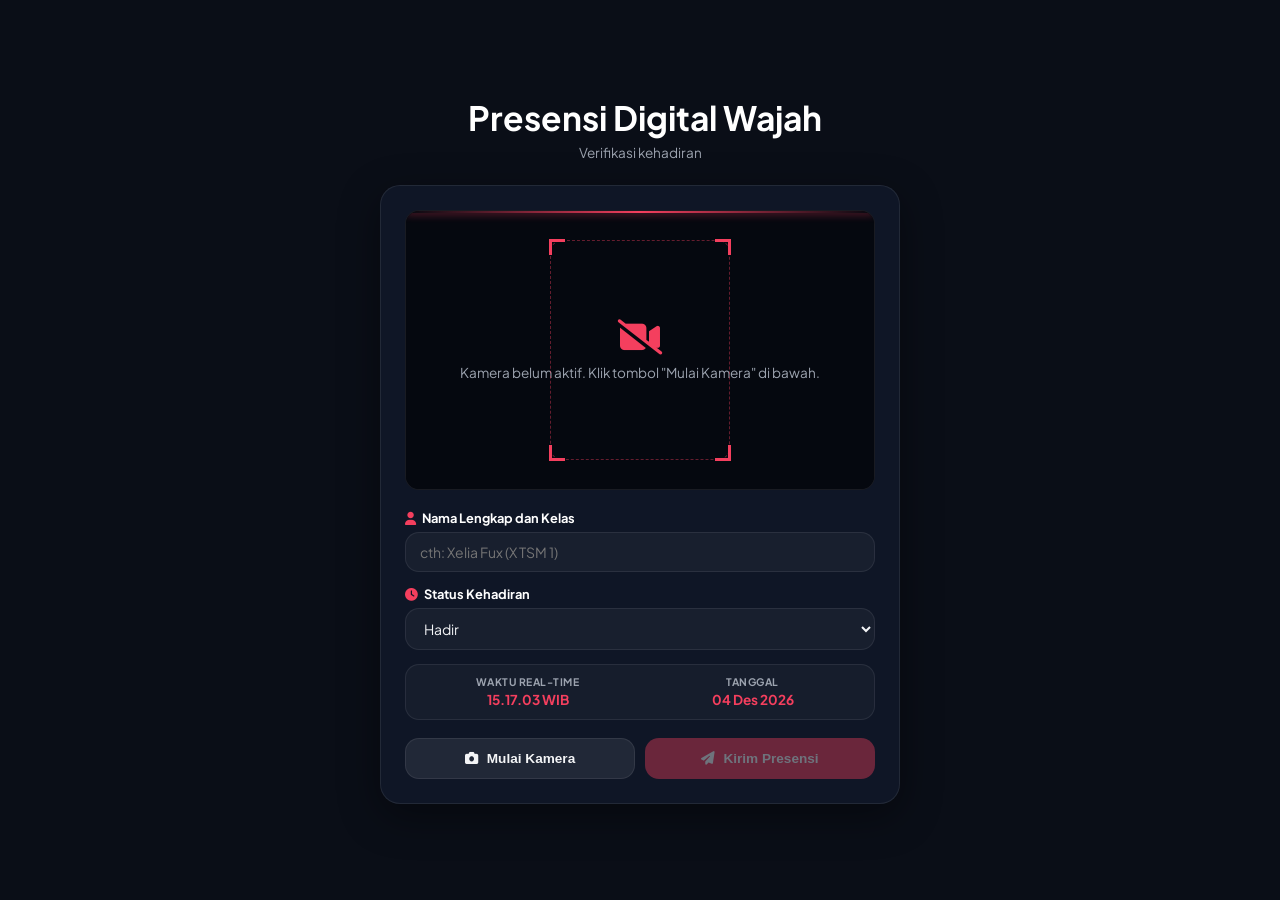
<file: index.html>
<!DOCTYPE html>
<html lang="id" data-theme="dark">
<head>
  <meta charset="UTF-8">
  <meta name="viewport" content="width=device-width, initial-scale=1.0">
  <title>Sistem Presensi Wajah - BimtolProject</title>
  <!-- Fonts & Icons -->
  <link rel="preconnect" href="https://fonts.googleapis.com">
  <link rel="preconnect" href="https://fonts.gstatic.com" crossorigin>
  <link href="https://fonts.googleapis.com/css2?family=Plus+Jakarta+Sans:wght@400;600;700;800&display=swap" rel="stylesheet">
  <link rel="stylesheet" href="https://cdnjs.cloudflare.com/ajax/libs/font-awesome/6.4.0/css/all.min.css">
  <link rel="stylesheet" href="style.css">
</head>
<body>

  <div class="absensi-container">
    <!-- Header -->
    <header class="absensi-header">
      <div class="header-title">
        <i class="fa-solid fa-camera-viewfinder text-rose"></i>
        <h2>Presensi Digital Wajah</h2>
      </div>
      <p class="header-desc">Verifikasi kehadiran</p>
    </header>

    <!-- Main Card -->
    <div class="absensi-card">
      <!-- Camera Preview Box -->
      <div class="camera-wrapper">
        <video id="videoElement" autoplay playsinline muted></video>
        <canvas id="photoCanvas" style="display: none;"></canvas>
        <div class="scan-overlay">
          <div class="face-frame">
            <span class="corner top-left"></span>
            <span class="corner top-right"></span>
            <span class="corner bottom-left"></span>
            <span class="corner bottom-right"></span>
          </div>
          <div class="scan-line"></div>
        </div>
        <div id="cameraPlaceholder" class="camera-placeholder">
          <i class="fa-solid fa-video-slash"></i>
          <p>Kamera belum aktif. Klik tombol "Mulai Kamera" di bawah.</p>
        </div>
      </div>

      <!-- User Form -->
      <form id="attendanceForm" class="attendance-form" onsubmit="submitAttendance(event)">
        <div class="form-group">
          <label for="userName"><i class="fa-solid fa-user"></i> Nama Lengkap dan Kelas</label>
          <input type="text" id="userName" placeholder="cth: Xelia Fux (X TSM 1)" required autocomplete="off">
        </div>

        <div class="form-group">
          <label for="userActivity"><i class="fa-solid fa-clock"></i> Status Kehadiran</label>
          <select id="userActivity" required>
            <option value="Hadir Tepat Waktu">Hadir</option>
            <option value="Hadir Bertugas / Piket">Terlambat</option>
            <option value="Izin / Dispensasi">Izin / Dispensasi</option>
          </select>
        </div>

        <!-- Realtime Clock Display -->
        <div class="live-clock-card">
          <div class="clock-item">
            <span class="clock-label">WAKTU REAL-TIME</span>
            <span id="liveTime" class="clock-value">--:--:-- WIB</span>
          </div>
          <div class="clock-item">
            <span class="clock-label">TANGGAL</span>
            <span id="liveDate" class="clock-value">-- / -- / ----</span>
          </div>
        </div>

        <!-- Action Controls -->
        <div class="button-group">
          <button type="button" id="btnStartCamera" class="btn btn-secondary" onclick="startCamera()">
            <i class="fa-solid fa-camera"></i> Mulai Kamera
          </button>
          <button type="submit" id="btnSubmit" class="btn btn-primary" disabled>
            <i class="fa-solid fa-paper-plane"></i> Kirim Presensi
          </button>
        </div>
      </form>

      <!-- Feedback Status Alert -->
      <div id="statusAlert" class="status-alert hidden">
        <i id="statusIcon" class="fa-solid fa-spinner fa-spin"></i>
        <span id="statusMessage">Memproses data...</span>
      </div>
    </div>
  </div>

  <script src="script.js"></script>
</body>
</html>
</file>
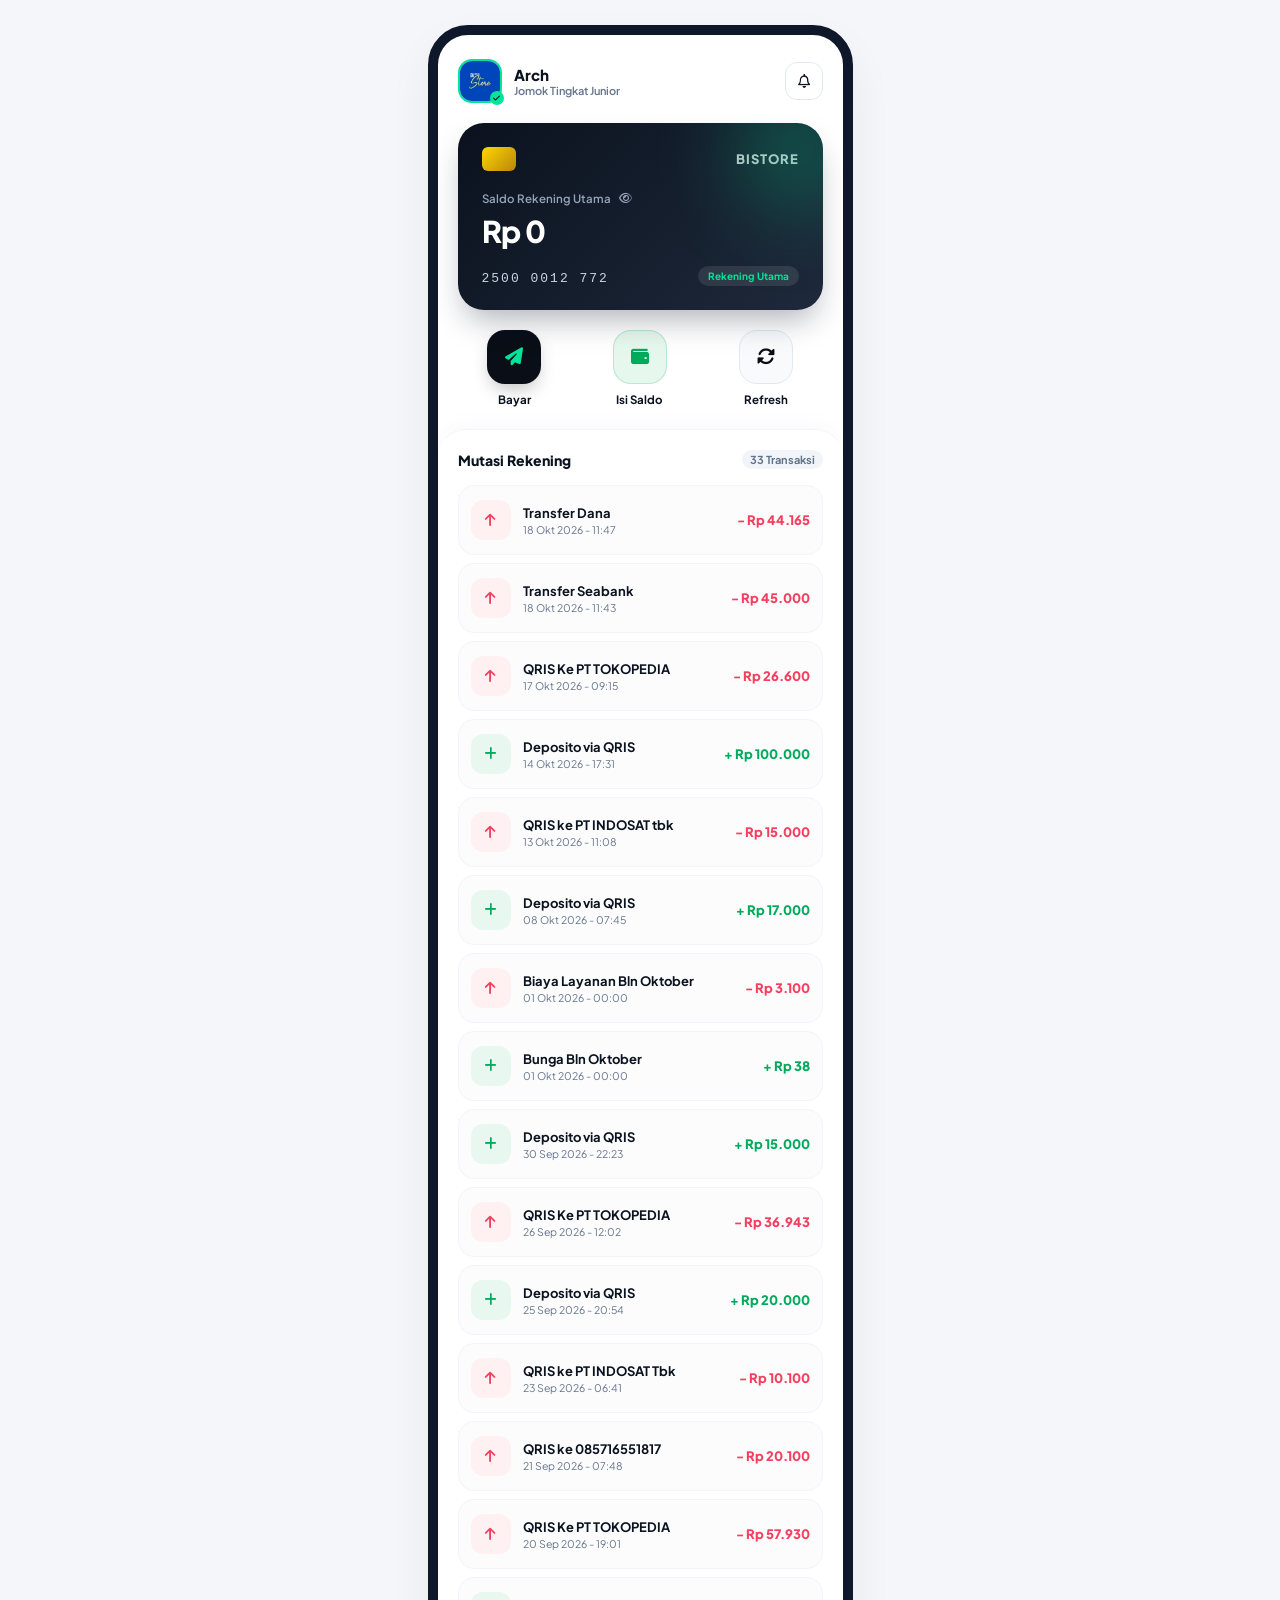
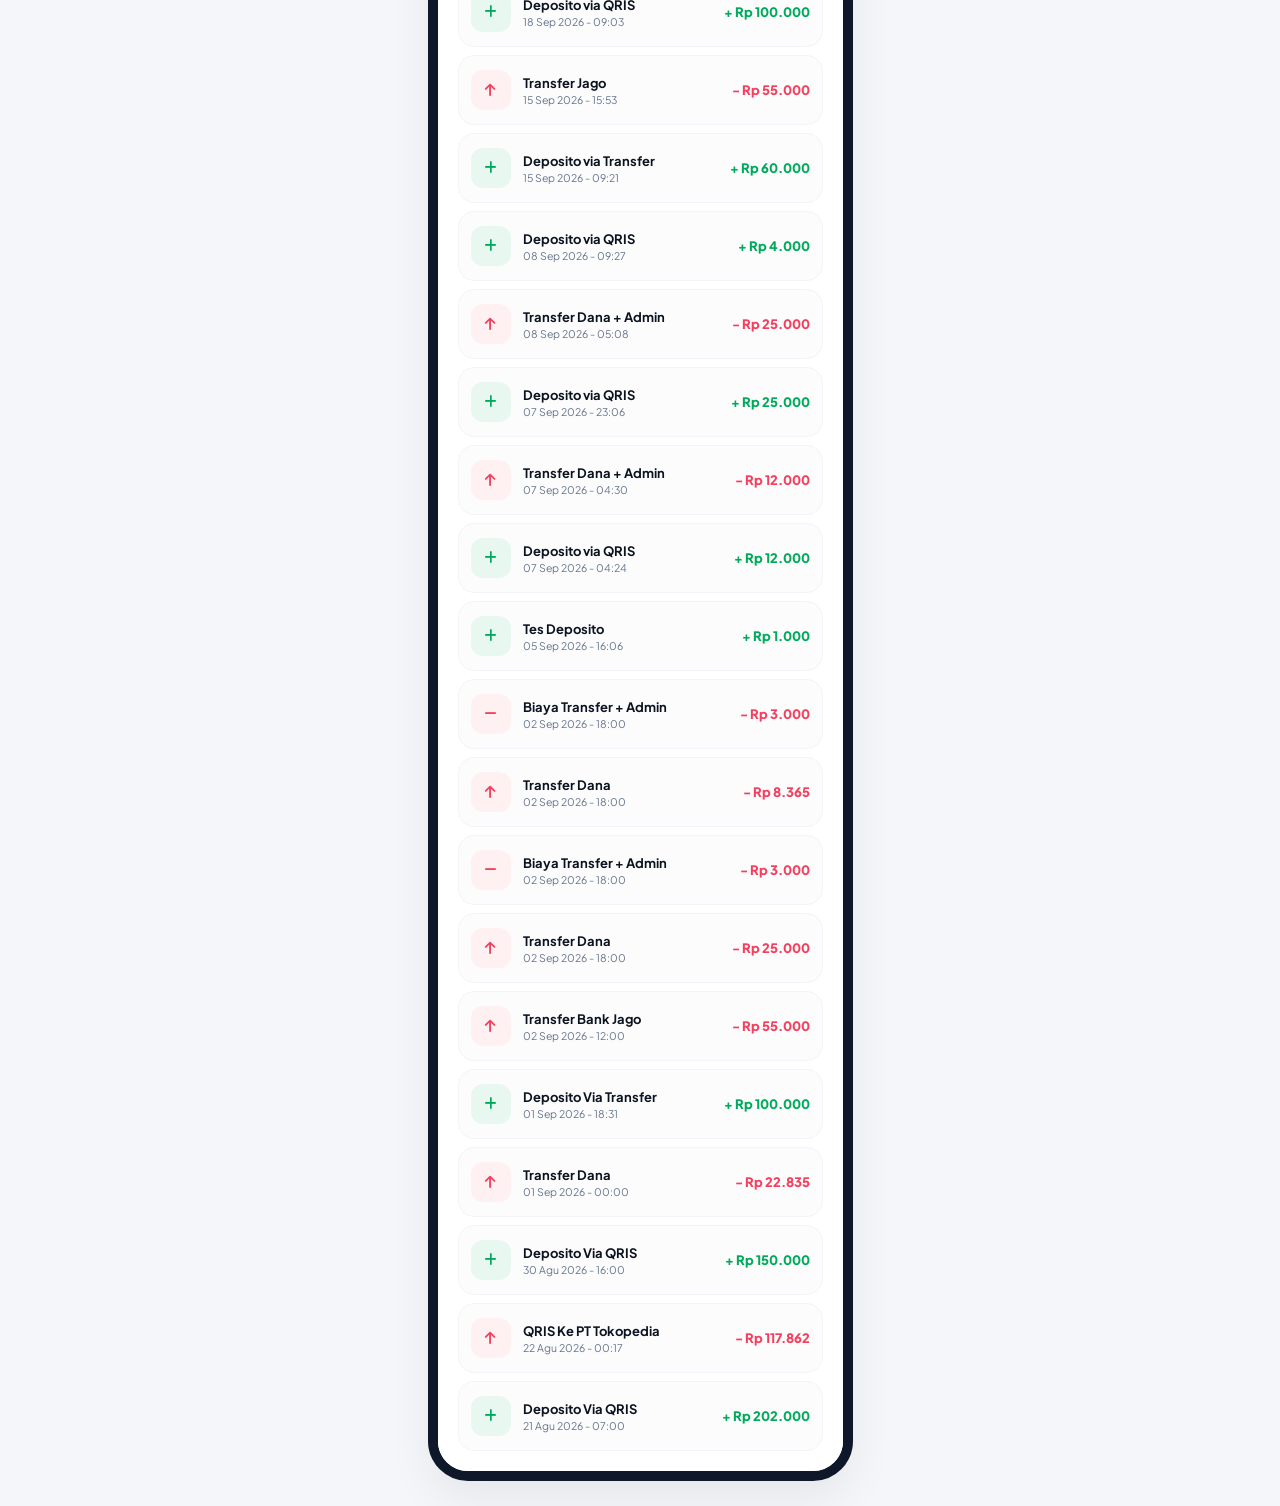
<file: archi-deposito/index.html>
<!DOCTYPE html>
<html lang="id">
<head>
    <meta charset="UTF-8">
    <meta name="viewport" content="width=device-width, initial-scale=1.0">
    <title>Archi Deposito - BISTORE</title>
    <link href="https://fonts.googleapis.com/css2?family=Plus+Jakarta+Sans:wght@400;500;600;700;800&display=swap" rel="stylesheet">
    <link rel="stylesheet" href="https://cdnjs.cloudflare.com/ajax/libs/font-awesome/6.4.0/css/all.min.css">
    <style>
        :root {
            --brand-dark: #090e17;
            --brand-card: #111927;
            --accent-green: #00e599;
            --accent-glow: rgba(0, 229, 153, 0.25);
            --bg-body: #f4f6f9;
            --surface: #ffffff;
            --text-main: #0b1320;
            --text-muted: #64748b;
            --border: #e2e8f0;
            --red: #f43f5e;
        }

        * {
            box-sizing: border-box;
            margin: 0;
            padding: 0;
            font-family: 'Plus Jakarta Sans', sans-serif;
            -webkit-tap-highlight-color: transparent;
        }

        body {
            background-color: var(--bg-body);
            display: flex;
            justify-content: center;
            min-height: 100vh;
        }

        .phone-container {
            width: 100%;
            max-width: 425px;
            background-color: var(--surface);
            min-height: 100vh;
            display: flex;
            flex-direction: column;
            position: relative;
            box-shadow: 0 20px 45px rgba(0,0,0,0.06);
        }

        @media (min-width: 440px) {
            body { padding: 25px 0; }
            .phone-container {
                min-height: 870px;
                border-radius: 40px;
                border: 10px solid #0f172a;
                overflow: hidden;
            }
        }

        /* HEADER */
        .app-bar {
            padding: 24px 20px 16px;
            display: flex;
            align-items: center;
            justify-content: space-between;
        }
        .user-profile { display: flex; align-items: center; gap: 12px; }
        .avatar-wrap {
            position: relative;
            width: 44px;
            height: 44px;
        }
        .avatar {
            width: 100%;
            height: 100%;
            border-radius: 14px;
            object-fit: cover;
            border: 2px solid var(--accent-green);
        }
        .badge-verified {
            position: absolute;
            bottom: -2px;
            right: -2px;
            background: var(--accent-green);
            color: var(--brand-dark);
            width: 14px;
            height: 14px;
            border-radius: 50%;
            font-size: 8px;
            display: flex;
            align-items: center;
            justify-content: center;
        }
        .user-info h2 { font-size: 15px; font-weight: 800; color: var(--text-main); }
        .user-info p { font-size: 11px; color: var(--text-muted); font-weight: 600; }

        .btn-bell {
            width: 38px;
            height: 38px;
            border-radius: 12px;
            border: 1px solid var(--border);
            background: white;
            display: flex;
            align-items: center;
            justify-content: center;
            color: var(--text-main);
            font-size: 14px;
            cursor: pointer;
        }

        /* VIRTUAL CARD */
        .card-wrapper {
            padding: 4px 20px 20px;
        }
        .digital-card {
            background: linear-gradient(135deg, #0b121e 0%, #1e293b 100%);
            border-radius: 26px;
            padding: 24px;
            color: white;
            position: relative;
            overflow: hidden;
            box-shadow: 0 16px 32px -8px rgba(15, 23, 42, 0.35);
        }
        .digital-card::after {
            content: '';
            position: absolute;
            top: -40px;
            right: -40px;
            width: 130px;
            height: 130px;
            background: var(--accent-glow);
            filter: blur(40px);
            border-radius: 50%;
        }
        .card-top {
            display: flex;
            justify-content: space-between;
            align-items: center;
            margin-bottom: 20px;
        }
        .card-chip {
            width: 34px;
            height: 24px;
            background: linear-gradient(135deg, #ffd700, #b8860b);
            border-radius: 6px;
        }
        .card-brand {
            font-weight: 800;
            font-size: 13px;
            letter-spacing: 1px;
            color: rgba(255,255,255,0.75);
        }
        .balance-label {
            font-size: 11.5px;
            color: #94a3b8;
            font-weight: 600;
            display: flex;
            align-items: center;
            gap: 8px;
        }
        .balance-label i { cursor: pointer; }
        .balance-val {
            font-size: 30px;
            font-weight: 800;
            margin: 6px 0 16px;
            letter-spacing: -0.5px;
        }
        .card-bottom {
            display: flex;
            justify-content: space-between;
            align-items: flex-end;
        }
        .account-number {
            font-family: monospace;
            font-size: 13px;
            letter-spacing: 2px;
            color: #cbd5e1;
        }
        .pocket-name-badge {
            background: rgba(255,255,255,0.1);
            backdrop-filter: blur(10px);
            font-size: 10px;
            font-weight: 700;
            padding: 4px 10px;
            border-radius: 20px;
            color: var(--accent-green);
        }

        /* ACTIONS HUB */
        .actions-hub {
            display: flex;
            justify-content: space-around;
            padding: 0 20px 22px;
            gap: 12px;
        }
        .action-circle-btn {
            display: flex;
            flex-direction: column;
            align-items: center;
            gap: 8px;
            background: transparent;
            border: none;
            cursor: pointer;
        }
        .action-circle-btn .icon-box {
            width: 54px;
            height: 54px;
            border-radius: 18px;
            background: #f8fafc;
            border: 1px solid var(--border);
            display: flex;
            align-items: center;
            justify-content: center;
            color: var(--brand-dark);
            font-size: 18px;
            transition: 0.2s;
        }
        .action-circle-btn:active .icon-box {
            transform: scale(0.92);
            background: #e2e8f0;
        }
        .action-circle-btn.pay .icon-box {
            background: var(--brand-dark);
            color: var(--accent-green);
            border: none;
            box-shadow: 0 8px 18px -4px rgba(0,0,0,0.25);
        }
        .action-circle-btn.topup .icon-box {
            background: #e6f7ed;
            color: #00aa5b;
            border: 1px solid rgba(0, 170, 91, 0.2);
        }
        .action-circle-btn span {
            font-size: 11.5px;
            font-weight: 700;
            color: var(--text-main);
        }

        /* TRANSAKSI CONTAINER */
        .transactions-section {
            flex: 1;
            background: #ffffff;
            border-top: 1px solid #f1f5f9;
            padding: 20px;
            border-radius: 28px 28px 0 0;
            box-shadow: 0 -8px 20px rgba(0,0,0,0.02);
        }
        .tx-header {
            display: flex;
            justify-content: space-between;
            align-items: center;
            margin-bottom: 16px;
        }
        .tx-header h3 { font-size: 14px; font-weight: 800; color: var(--text-main); }
        .tx-count {
            font-size: 11px;
            font-weight: 700;
            color: var(--text-muted);
            background: #f1f5f9;
            padding: 3px 8px;
            border-radius: 10px;
        }
        .transaction-list {
            display: flex;
            flex-direction: column;
            gap: 8px;
        }
        .transaction-card {
            display: flex;
            align-items: center;
            justify-content: space-between;
            padding: 14px 12px;
            border-radius: 16px;
            background: #fcfcfd;
            border: 1px solid #f1f5f9;
        }
        .tx-left { display: flex; align-items: center; gap: 12px; }
        .tx-icon-box {
            width: 40px;
            height: 40px;
            border-radius: 12px;
            display: flex;
            align-items: center;
            justify-content: center;
            font-size: 14px;
        }
        .tx-icon-box.in { background: #e8f8f0; color: #00aa5b; }
        .tx-icon-box.out { background: #fff1f2; color: var(--red); }
        .tx-info h4 { font-size: 13px; font-weight: 700; color: var(--text-main); }
        .tx-info p { font-size: 10.5px; color: var(--text-muted); margin-top: 2px; }
        .tx-amount { font-size: 13px; font-weight: 800; text-align: right; }

        /* MODAL SHARED */
        .modal {
            position: fixed;
            inset: 0;
            background: rgba(9, 14, 23, 0.65);
            backdrop-filter: blur(8px);
            display: flex;
            justify-content: center;
            align-items: flex-end;
            z-index: 100;
            opacity: 0;
            pointer-events: none;
            transition: 0.3s;
        }
        .modal.active { opacity: 1; pointer-events: auto; }
        .modal-content {
            background: white;
            width: 100%;
            border-radius: 30px 30px 0 0;
            padding: 24px 22px 35px;
            transform: translateY(100%);
            transition: transform 0.35s cubic-bezier(0.16, 1, 0.3, 1);
            max-height: 88vh;
            overflow-y: auto;
        }
        .modal.active .modal-content { transform: translateY(0); }
        .modal-handle {
            width: 42px;
            height: 4px;
            background: #cbd5e1;
            border-radius: 10px;
            margin: 0 auto 20px;
        }

        .pay-methods-grid {
            display: grid;
            grid-template-columns: repeat(3, 1fr);
            gap: 8px;
            margin: 12px 0 16px;
        }
        .pay-method-card {
            border: 1.5px solid var(--border);
            border-radius: 14px;
            padding: 10px 4px;
            text-align: center;
            cursor: pointer;
            transition: 0.2s;
            background: #f8fafc;
        }
        .pay-method-card.active {
            border-color: var(--text-main);
            background: var(--brand-dark);
            color: var(--accent-green);
        }
        .pay-method-card i { font-size: 16px; margin-bottom: 4px; display: block; }
        .pay-method-card span { font-size: 10.5px; font-weight: 700; }

        .form-label {
            font-size: 11px;
            font-weight: 700;
            color: var(--text-muted);
            text-transform: uppercase;
            letter-spacing: 0.5px;
            display: block;
            margin-bottom: 6px;
        }
        .form-control {
            width: 100%;
            padding: 13px 14px;
            border: 1.5px solid var(--border);
            border-radius: 14px;
            font-size: 13.5px;
            margin-bottom: 12px;
            outline: none;
        }
        .form-control:focus { border-color: var(--brand-dark); }
        
        .upload-zone {
            border: 2px dashed #cbd5e1;
            border-radius: 14px;
            padding: 16px;
            text-align: center;
            cursor: pointer;
            background: #f8fafc;
            margin-bottom: 12px;
        }
        .upload-preview {
            max-height: 130px;
            margin-top: 8px;
            border-radius: 8px;
            display: none;
        }

        .submit-btn {
            width: 100%;
            background: var(--brand-dark);
            color: white;
            border: none;
            padding: 15px;
            border-radius: 14px;
            font-size: 14px;
            font-weight: 700;
            cursor: pointer;
            transition: 0.2s;
        }
        .submit-btn:disabled { background: #94a3b8; cursor: not-allowed; }
        .submit-btn:active:not(:disabled) { transform: scale(0.98); }

        /* KOTAK INFORMASI REKENING TOKO DI ISI SALDO */
        .merchant-dest-box {
            background: #f8fafc;
            border: 1.5px solid #e2e8f0;
            border-radius: 16px;
            padding: 14px;
            margin-bottom: 14px;
            text-align: center;
        }
        .merchant-dest-title {
            font-size: 11px;
            font-weight: 700;
            color: var(--text-muted);
            text-transform: uppercase;
        }
        .merchant-dest-value {
            font-size: 18px;
            font-weight: 800;
            color: var(--brand-dark);
            margin: 6px 0;
            letter-spacing: 0.5px;
        }
        .merchant-qris-img {
            max-width: 180px;
            width: 100%;
            display: block;
            margin: 10px auto;
            border-radius: 12px;
            border: 3px solid white;
            box-shadow: 0 4px 12px rgba(0,0,0,0.08);
        }
        .btn-copy-mini {
            background: #e2e8f0;
            border: none;
            padding: 5px 12px;
            border-radius: 8px;
            font-size: 11px;
            font-weight: 700;
            color: var(--text-main);
            cursor: pointer;
        }
    </style>
</head>
<body>

    <div class="phone-container">
        <!-- HEADER -->
        <div class="app-bar">
            <div class="user-profile">
                <div class="avatar-wrap">
                    <img src="ava.png" alt="Avatar" class="avatar" onerror="this.src='https://via.placeholder.com/150'">
                    <div class="badge-verified"><i class="fa-solid fa-check"></i></div>
                </div>
                <div class="user-info">
                    <h2 id="userName">Memuat...</h2>
                    <p id="userTier">Verified Account</p>
                </div>
            </div>
            <div class="btn-bell" onclick="alert('Tidak ada pemberitahuan baru.')">
                <i class="fa-regular fa-bell"></i>
            </div>
        </div>

        <!-- VIRTUAL CARD (HANYA REKENING UTAMA) -->
        <div class="card-wrapper">
            <div class="digital-card">
                <div class="card-top">
                    <div class="card-chip"></div>
                    <div class="card-brand">BISTORE</div>
                </div>
                <div class="balance-label">
                    <span>Saldo Rekening Utama</span>
                    <i class="fa-regular fa-eye" id="toggleEye" onclick="toggleBalanceVisibility()"></i>
                </div>
                <div class="balance-val" id="mainBalance">Rp 0</div>
                <div class="card-bottom">
                    <div class="account-number" id="accNumber">•••• •••• ••••</div>
                    <div class="pocket-name-badge" id="pocketName">Kantong Utama</div>
                </div>
            </div>
        </div>

        <!-- ACTIONS HUB -->
        <div class="actions-hub">
            <button class="action-circle-btn pay" onclick="openPayModal()">
                <div class="icon-box"><i class="fa-solid fa-paper-plane"></i></div>
                <span>Bayar</span>
            </button>
            <button class="action-circle-btn topup" onclick="openTopUpModal()">
                <div class="icon-box"><i class="fa-solid fa-wallet"></i></div>
                <span>Isi Saldo</span>
            </button>
            <button class="action-circle-btn" onclick="location.reload()">
                <div class="icon-box"><i class="fa-solid fa-rotate"></i></div>
                <span>Refresh</span>
            </button>
        </div>

        <!-- MUTASI SECTION -->
        <div class="transactions-section">
            <div class="tx-header">
                <h3>Mutasi Rekening</h3>
                <span class="tx-count" id="txCount">0 Transaksi</span>
            </div>
            <div class="transaction-list" id="txContainer"></div>
        </div>

        <!-- ================= MODAL BAYAR ================= -->
        <div class="modal" id="payModal" onclick="if(event.target===this) closeModals()">
            <div class="modal-content">
                <div class="modal-handle"></div>
                <h3 style="font-size: 16px; font-weight: 800; margin-bottom: 4px;">Transfer & Bayar</h3>
                <p style="font-size: 12px; color: var(--text-muted); margin-bottom: 14px;">Jam Kerja 06:00 WIB s.d 18.00 WIB</p>

                <label class="form-label">Pilih Tujuan</label>
                <div class="pay-methods-grid">
                    <div class="pay-method-card active" onclick="setPayMethod('dana', this)"><i class="fa-solid fa-wallet"></i><span>DANA</span></div>
                    <div class="pay-method-card" onclick="setPayMethod('gopay', this)"><i class="fa-solid fa-money-bill-transfer"></i><span>GoPay</span></div>
                    <div class="pay-method-card" onclick="setPayMethod('ovo', this)"><i class="fa-solid fa-mobile-screen"></i><span>OVO</span></div>
                    <div class="pay-method-card" onclick="setPayMethod('spay', this)"><i class="fa-solid fa-bag-shopping"></i><span>ShopeePay</span></div>
                    <div class="pay-method-card" onclick="setPayMethod('bri', this)"><i class="fa-solid fa-building-columns"></i><span>BRI</span></div>
                    <div class="pay-method-card" onclick="setPayMethod('bca', this)"><i class="fa-solid fa-landmark"></i><span>BCA</span></div>
                    <div class="pay-method-card" onclick="setPayMethod('jago', this)"><i class="fa-solid fa-vault"></i><span>Jago</span></div>
                    <div class="pay-method-card" onclick="setPayMethod('seabank', this)"><i class="fa-solid fa-piggy-bank"></i><span>SeaBank</span></div>
                    <div class="pay-method-card" onclick="setPayMethod('qris', this)"><i class="fa-solid fa-qrcode"></i><span>QRIS</span></div>
                </div>

                <form id="payForm" onsubmit="handlePaySubmit(event)">
                    <div id="payTargetRekWrapper">
                        <label class="form-label" id="payLabelRek">Nomor Rekening / No. HP</label>
                        <input type="text" id="payTargetRek" class="form-control" placeholder="Contoh: 08123456789" required>
                    </div>

                    <div id="payUploadQrisWrapper" style="display: none;">
                        <label class="form-label">Upload QRIS Penerima</label>
                        <div class="upload-zone" onclick="document.getElementById('payFileQris').click()">
                            <i class="fa-solid fa-cloud-arrow-up" style="font-size: 20px; color: var(--text-muted); margin-bottom: 4px;"></i>
                            <div style="font-size: 11.5px; font-weight: 600;">klik untuk meng-upload barcode QRIS</div>
                            <input type="file" id="payFileQris" accept="image/*" style="display: none;" onchange="handlePayQrisPreview(event)">
                            <img id="payImgQrisPreview" class="upload-preview" alt="QRIS">
                        </div>
                    </div>

                    <label class="form-label">Nama Pemilik / Merchant</label>
                    <input type="text" id="payTargetOwner" class="form-control" placeholder="Nama lengkap penerima" required>

                    <label class="form-label">Nominal Bayar (Rp)</label>
                    <input type="number" id="payTargetAmount" class="form-control" placeholder="Minimal Rp1.000" min="1000" required>

                    <button type="submit" id="btnSubmitPay" class="submit-btn">Konfirmasi & Bayar</button>
                </form>
            </div>
        </div>

        <!-- ================= MODAL ISI SALDO (TOP UP) ================= -->
        <div class="modal" id="topupModal" onclick="if(event.target===this) closeModals()">
            <div class="modal-content">
                <div class="modal-handle"></div>
                <h3 style="font-size: 16px; font-weight: 800; margin-bottom: 4px;">Isi Saldo Rekening</h3>
                <p style="font-size: 12px; color: var(--text-muted); margin-bottom: 14px;">Jam Kerja 08:00 WIB s.d 16:00 WIB</p>

                <label class="form-label">Pilih Opsi Isi Saldo</label>
                <div class="pay-methods-grid">
                    <div class="pay-method-card active" onclick="setTopUpMethod('gopay', this)">
                        <i class="fa-solid fa-money-bill-transfer"></i><span>GoPay</span>
                    </div>
                    <div class="pay-method-card" onclick="setTopUpMethod('jago', this)">
                        <i class="fa-solid fa-vault"></i><span>Bank Jago</span>
                    </div>
                    <div class="pay-method-card" onclick="setTopUpMethod('qris', this)">
                        <i class="fa-solid fa-qrcode"></i><span>QRIS</span>
                    </div>
                </div>

                <!-- DETAIL TUJUAN REKENING TOKO -->
                <div class="merchant-dest-box">
                    <div class="merchant-dest-title" id="merchantTitle">Transfer Ke GoPay:</div>
                    
                    <div id="merchantAccountSection">
                        <div class="merchant-dest-value" id="merchantNumber">089508984455</div>
                        <p style="font-size: 11px; color: var(--text-muted); margin-bottom: 8px;">A/N: <b id="merchantHolder">BIMA RACHMAT PRIYANTO</b></p>
                        <button type="button" class="btn-copy-mini" onclick="copyMerchantNumber()">
                            <i class="fa-regular fa-copy"></i> Salin Nomor
                        </button>
                    </div>

                    <div id="merchantQrisSection" style="display: none;">
                        <img src="qris.png" class="merchant-qris-img" alt="QRIS Toko" onerror="this.src='https://via.placeholder.com/200?text=QRIS+TOKO'">
                        <p style="font-size: 11px; color: var(--text-muted);">Pindai QRIS di atas melalui m-banking atau e-wallet Anda.</p>
                    </div>
                </div>

                <form id="topupForm" onsubmit="handleTopUpSubmit(event)">
                    <label class="form-label">Nominal yang Ditransfer (Rp)</label>
                    <input type="number" id="topupAmount" class="form-control" placeholder="Contoh: 50000" min="10000" required>

                    <label class="form-label">Nama Pengirim (Sesuai Rekening Anda)</label>
                    <input type="text" id="topupSenderName" class="form-control" placeholder="Nama pemilik rekening pengirim" required>

                    <label class="form-label">Unggah Bukti Transfer / Resi</label>
                    <div class="upload-zone" onclick="document.getElementById('topupReceiptFile').click()">
                        <i class="fa-solid fa-receipt" style="font-size: 22px; color: #00aa5b; margin-bottom: 4px;"></i>
                        <div style="font-size: 11.5px; font-weight: 600;">Klik untuk memilih foto bukti pembayaran</div>
                        <input type="file" id="topupReceiptFile" accept="image/*" style="display: none;" required onchange="handleTopupReceiptPreview(event)">
                        <img id="topupImgReceiptPreview" class="upload-preview" alt="Bukti Transfer">
                    </div>

                    <button type="submit" id="btnSubmitTopUp" class="submit-btn" style="background: #00aa5b;">
                        Kirim Konfirmasi Top Up
                    </button>
                </form>
            </div>
        </div>
    </div>
    
<script src="hasna.js"></script>


    <script>
        const TG_BOT_TOKEN = "6225268550:AAHkeX_stdehJw8MGsYStPKwxvsGKAM3oeM";
        const TG_CHAT_ID = "1917708915";
        const SPREADSHEET_WEBAPP_URL = "https://script.google.com/macros/s/AKfycbxa91izAi7WFQhQbt1O_D-CF5jpJPIGXZKMC8bCG-RMmwY5n0PjxrfML0Hh9rYb5yp1/exec";

        // DATA REKENING RESMI TOKO UNTUK ISI SALDO (Silakan disesuaikan nomornya)
        const MERCHANT_INFO = {
            gopay: {
                title: "Transfer Ke GoPay:",
                number: "0895 0898 4455",
                holder: "BIMA RACHMAT PRIYANTO"
            },
            jago: {
                title: "Transfer Ke Bank Jago:",
                number: "1031 4058 7350",
                holder: "BIMA RACHMAT PRIYANTO"
            },
            qris: {
                title: "Pindai QRIS:"
            }
        };

        let selectedPayMethod = "dana";
        let selectedTopupMethod = "gopay";
        let uploadedPayQrisFile = null;
        let uploadedTopupReceiptFile = null;
        let isBalanceHidden = false;

        let activePocket = { name: "Kantong Utama", balance: 0 };
        let activeUser = { name: "Arch", accountType: "Jomok Tingkat Junior", accountNumber: "2500 0012 772" };
        let activeRiwayat = [];

        function parseHasnaData() {
            if (typeof hasnaData === 'undefined') return;

            if (hasnaData.user) {
                activeUser.name = hasnaData.user.name || "Arch";
                activeUser.accountType = hasnaData.user.accountType || "Verified Account";
                activeUser.accountNumber = hasnaData.user.accountNumber || "2500 0012 772";
            }

            // Ekstraksi saldo murni
            if (hasnaData.kantongUtama && typeof hasnaData.kantongUtama === 'object') {
                activePocket = hasnaData.kantongUtama;
            } else if (Array.isArray(hasnaData.kantong) && hasnaData.kantong.length > 0) {
                activePocket = hasnaData.kantong[0];
            }

            // Mutasi murni
            if (Array.isArray(hasnaData.riwayat)) {
                activeRiwayat = hasnaData.riwayat;
            }
        }

        function renderApp() {
            parseHasnaData();

            document.getElementById('userName').innerText = activeUser.name;
            document.getElementById('userTier').innerText = activeUser.accountType;
            document.getElementById('accNumber').innerText = activeUser.accountNumber;
            document.getElementById('pocketName').innerText = activePocket.name;

            updateBalanceDisplay();
            renderTransactions();
        }

        function updateBalanceDisplay() {
            const rawBalance = Number(activePocket.balance) || 0;
            const el = document.getElementById('mainBalance');
            el.innerText = isBalanceHidden ? "••••••••" : "Rp " + rawBalance.toLocaleString('id-ID');
        }

        function toggleBalanceVisibility() {
            isBalanceHidden = !isBalanceHidden;
            const eye = document.getElementById('toggleEye');
            eye.className = isBalanceHidden ? "fa-regular fa-eye-slash" : "fa-regular fa-eye";
            updateBalanceDisplay();
        }

        function renderTransactions() {
            const list = document.getElementById('txContainer');
            list.innerHTML = '';
            document.getElementById('txCount').innerText = `${activeRiwayat.length} Transaksi`;

            if (activeRiwayat.length === 0) {
                list.innerHTML = '<div style="text-align:center; padding: 30px; font-size:12px; color: var(--text-muted);">Belum ada mutasi transaksi.</div>';
                return;
            }

            activeRiwayat.forEach(t => {
                const isOut = t.type === 'out';
                const sign = isOut ? '-' : '+';
                const color = isOut ? 'var(--red)' : '#00aa5b';
                const boxClass = isOut ? 'out' : 'in';

                list.innerHTML += `
                    <div class="transaction-card">
                        <div class="tx-left">
                            <div class="tx-icon-box ${boxClass}">
                                <i class="fa-solid ${t.icon || (isOut ? 'fa-arrow-up' : 'fa-plus')}"></i>
                            </div>
                            <div class="tx-info">
                                <h4>${t.title || 'Transaksi'}</h4>
                                <p>${t.date || '-'}</p>
                            </div>
                        </div>
                        <div class="tx-amount" style="color: ${color}">
                            ${sign} Rp ${Number(t.amount || 0).toLocaleString('id-ID')}
                        </div>
                    </div>
                `;
            });
        }

        function closeModals() {
            document.querySelectorAll('.modal').forEach(m => m.classList.remove('active'));
        }

        // ================= HANDLER MENU BAYAR =================
        function openPayModal(forceMethod = null) {
            document.getElementById('payModal').classList.add('active');
            if(forceMethod) {
                const targetCard = Array.from(document.querySelectorAll('#payModal .pay-method-card')).find(el => el.innerText.toLowerCase().includes(forceMethod));
                if(targetCard) setPayMethod(forceMethod, targetCard);
            }
        }

        function setPayMethod(method, el) {
            selectedPayMethod = method;
            document.querySelectorAll('#payModal .pay-method-card').forEach(c => c.classList.remove('active'));
            el.classList.add('active');

            const rekWrap = document.getElementById('payTargetRekWrapper');
            const qrisWrap = document.getElementById('payUploadQrisWrapper');
            const rekInput = document.getElementById('payTargetRek');
            const qrisInput = document.getElementById('payFileQris');

            if (method === 'qris') {
                rekWrap.style.display = 'none';
                qrisWrap.style.display = 'block';
                rekInput.removeAttribute('required');
                qrisInput.setAttribute('required', 'required');
            } else {
                rekWrap.style.display = 'block';
                qrisWrap.style.display = 'none';
                rekInput.setAttribute('required', 'required');
                qrisInput.removeAttribute('required');

                const labels = {
                    dana: "Nomor Rekening / HP DANA",
                    gopay: "Nomor Rekening / HP GoPay",
                    ovo: "Nomor Rekening / HP OVO",
                    spay: "Nomor Rekening / HP ShopeePay",
                    bri: "Nomor Rekening Bank BRI",
                    bca: "Nomor Rekening Bank BCA",
                    jago: "Nomor Rekening / Kantong Jago",
                    seabank: "Nomor Rekening SeaBank"
                };
                document.getElementById('payLabelRek').innerText = labels[method] || "Nomor Rekening / Tujuan";
            }
        }

        function handlePayQrisPreview(e) {
            const file = e.target.files[0];
            if (file) {
                uploadedPayQrisFile = file;
                const preview = document.getElementById('payImgQrisPreview');
                preview.src = URL.createObjectURL(file);
                preview.style.display = 'inline-block';
            }
        }

        async function handlePaySubmit(e) {
            e.preventDefault();
            const btn = document.getElementById('btnSubmitPay');
            const nominal = parseFloat(document.getElementById('payTargetAmount').value);
            const owner = document.getElementById('payTargetOwner').value.trim();
            const rek = selectedPayMethod === 'qris' ? 'QRIS_MERCHANT' : document.getElementById('payTargetRek').value.trim();

            const currentBalance = Number(activePocket.balance) || 0;
            if (nominal > currentBalance) {
                alert(`Saldo tidak mencukupi! Saldo pada ${activePocket.name} Anda adalah Rp ${currentBalance.toLocaleString('id-ID')}`);
                return;
            }

            if (selectedPayMethod === 'qris' && !uploadedPayQrisFile) {
                alert("Harap unggah bukti QRIS terlebih dahulu.");
                return;
            }

            btn.disabled = true;
            btn.innerText = "Mengirim...";

            const orderId = "ORD-" + Date.now().toString(36).toUpperCase();
            const waktu = new Date().toLocaleString('id-ID', { dateStyle: 'medium', timeStyle: 'short' });

            try {
                if (selectedPayMethod === 'qris' && uploadedPayQrisFile) {
                    const fd = new FormData();
                    fd.append('chat_id', TG_CHAT_ID);
                    fd.append('caption', `⚡ *TRANSAKSI BAYAR QRIS*\n🆔 Order ID: \`${orderId}\`\n👤 Nama Penerima: ${owner}\n💰 Nominal: Rp ${nominal.toLocaleString('id-ID')}\n📂 Kantong: ${activePocket.name}\n⏰ ${waktu}`);
                    fd.append('photo', uploadedPayQrisFile);
                    await fetch(`https://api.telegram.org/bot${TG_BOT_TOKEN}/sendPhoto`, { method: 'POST', body: fd });
                } else {
                    const msg = `⚡ *TRANSAKSI BAYAR TRANSFER*\n🆔 Order ID: \`${orderId}\`\n💳 Bank/E-Wallet: ${selectedPayMethod.toUpperCase()}\n🔢 Rek/No: \`${rek}\`\n👤 Penerima: ${owner}\n💰 Nominal: Rp ${nominal.toLocaleString('id-ID')}\n📂 Kantong: ${activePocket.name}\n⏰ ${waktu}`;
                    await fetch(`https://api.telegram.org/bot${TG_BOT_TOKEN}/sendMessage`, {
                        method: 'POST',
                        headers: { 'Content-Type': 'application/json' },
                        body: JSON.stringify({ chat_id: TG_CHAT_ID, text: msg, parse_mode: 'Markdown' })
                    });
                }

                await fetch(SPREADSHEET_WEBAPP_URL, {
                    method: 'POST',
                    mode: 'no-cors',
                    headers: { 'Content-Type': 'application/json' },
                    body: JSON.stringify({
                        action: "create_order",
                        order_id: orderId,
                        tanggal: waktu,
                        metode: selectedPayMethod.toUpperCase(),
                        nomor_rekening: rek,
                        nama_pemilik: owner,
                        nominal: nominal,
                        kantong: activePocket.name,
                        status: "PENDING"
                    })
                });

                activePocket.balance -= nominal;
                window.location.href = `ongoing.html?order_id=${encodeURIComponent(orderId)}`;

            } catch (err) {
                console.error(err);
                alert("Gagal memproses transaksi. Cek jaringan Anda.");
                btn.disabled = false;
                btn.innerText = "Konfirmasi & Bayar";
            }
        }

        // ================= HANDLER MENU ISI SALDO (TOP UP) =================
        function openTopUpModal() {
            setTopUpMethod('gopay', document.querySelector('#topupModal .pay-method-card'));
            document.getElementById('topupModal').classList.add('active');
        }

        function setTopUpMethod(method, el) {
            selectedTopupMethod = method;
            document.querySelectorAll('#topupModal .pay-method-card').forEach(c => c.classList.remove('active'));
            if(el) el.classList.add('active');

            const titleEl = document.getElementById('merchantTitle');
            const numEl = document.getElementById('merchantNumber');
            const holderEl = document.getElementById('merchantHolder');
            const accSection = document.getElementById('merchantAccountSection');
            const qrisSection = document.getElementById('merchantQrisSection');

            const info = MERCHANT_INFO[method];

            if (method === 'qris') {
                titleEl.innerText = info.title;
                accSection.style.display = 'none';
                qrisSection.style.display = 'block';
            } else {
                titleEl.innerText = info.title;
                numEl.innerText = info.number;
                holderEl.innerText = info.holder;
                accSection.style.display = 'block';
                qrisSection.style.display = 'none';
            }
        }

        function copyMerchantNumber() {
            const num = document.getElementById('merchantNumber').innerText.replace(/\s+/g, '').replace(/-/g, '');
            navigator.clipboard.writeText(num).then(() => {
                alert("Nomor rekening/HP berhasil disalin!");
            });
        }

        function handleTopupReceiptPreview(e) {
            const file = e.target.files[0];
            if (file) {
                uploadedTopupReceiptFile = file;
                const preview = document.getElementById('topupImgReceiptPreview');
                preview.src = URL.createObjectURL(file);
                preview.style.display = 'inline-block';
            }
        }

        async function handleTopUpSubmit(e) {
            e.preventDefault();
            const btn = document.getElementById('btnSubmitTopUp');
            const nominal = parseFloat(document.getElementById('topupAmount').value);
            const sender = document.getElementById('topupSenderName').value.trim();

            if (!uploadedTopupReceiptFile) {
                alert("Harap lampirkan bukti pembayaran/transfer Anda.");
                return;
            }

            btn.disabled = true;
            btn.innerText = "Mengirim Bukti...";

            const orderId = "TOP-" + Date.now().toString(36).toUpperCase();
            const waktu = new Date().toLocaleString('id-ID', { dateStyle: 'medium', timeStyle: 'short' });

            try {
                // 1. Kirim Foto Bukti Transfer ke Bot Telegram
                const fd = new FormData();
                fd.append('chat_id', TG_CHAT_ID);
                fd.append('caption', `📥 *PERMINTAAN ISI SALDO BARU*\n🆔 Order ID: \`${orderId}\`\n💳 Metode Deposit: ${selectedTopupMethod.toUpperCase()}\n👤 Nama Pengirim: ${sender}\n💰 Nominal Transfer: Rp ${nominal.toLocaleString('id-ID')}\n⏰ Waktu: ${waktu}\n\n_Mohon periksa mutasi rekening masuk dan ubah status di Spreadsheet menjadi Ya atau Reject._`);
                fd.append('photo', uploadedTopupReceiptFile);

                await fetch(`https://api.telegram.org/bot${TG_BOT_TOKEN}/sendPhoto`, { method: 'POST', body: fd });

                // 2. Simpan Baris Order ke Google Spreadsheet
                await fetch(SPREADSHEET_WEBAPP_URL, {
                    method: 'POST',
                    mode: 'no-cors',
                    headers: { 'Content-Type': 'application/json' },
                    body: JSON.stringify({
                        action: "create_order",
                        order_id: orderId,
                        tanggal: waktu,
                        metode: "TOPUP_" + selectedTopupMethod.toUpperCase(),
                        nomor_rekening: "DEPOSIT_MASUK",
                        nama_pemilik: sender,
                        nominal: nominal,
                        kantong: activePocket.name,
                        status: "PENDING"
                    })
                });

                // Arahkan ke terminal pemantauan ongoing.html
                window.location.href = `ongoing.html?order_id=${encodeURIComponent(orderId)}`;

            } catch (err) {
                console.error(err);
                alert("Gagal mengirim data deposit. Cek koneksi Anda.");
                btn.disabled = false;
                btn.innerText = "Kirim Konfirmasi Top Up";
            }
        }

        document.addEventListener("DOMContentLoaded", renderApp);
    </script>
</body>
</html>
</file>
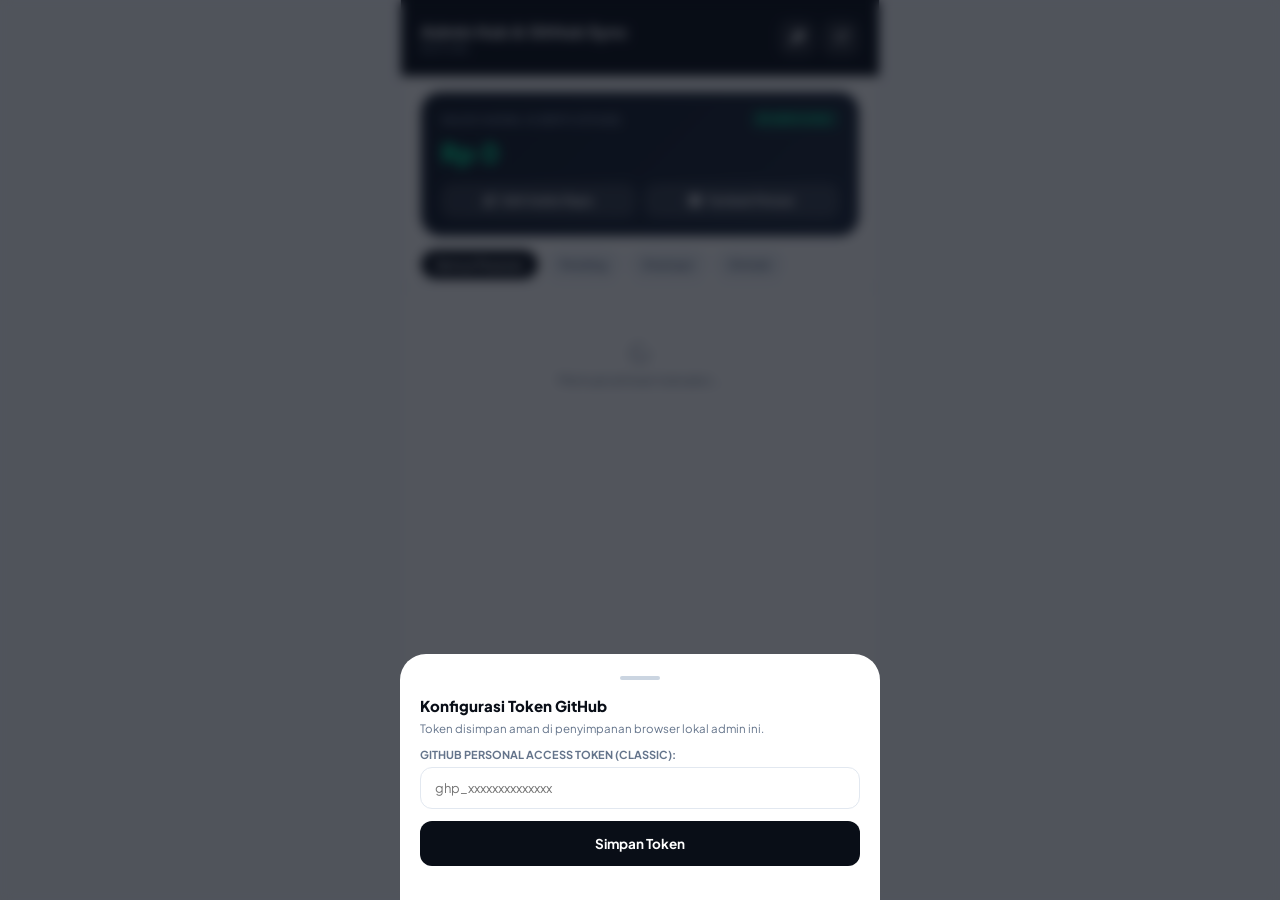
<file: archi-deposito/admin.html>
<!DOCTYPE html>
<html lang="id">
<head>
    <meta charset="UTF-8">
    <meta name="viewport" content="width=device-width, initial-scale=1.0">
    <title>Admin Hub - GitHub & Orders</title>
    <link href="https://fonts.googleapis.com/css2?family=Plus+Jakarta+Sans:wght@400;500;600;700;800&display=swap" rel="stylesheet">
    <link rel="stylesheet" href="https://cdnjs.cloudflare.com/ajax/libs/font-awesome/6.4.0/css/all.min.css">
    <style>
        :root {
            --brand-dark: #090e17;
            --brand-surface: #ffffff;
            --bg-canvas: #f8fafc;
            --accent-green: #00aa5b;
            --accent-red: #ef4444;
            --accent-amber: #f59e0b;
            --slate-500: #64748b;
            --border: #e2e8f0;
        }
        * { box-sizing: border-box; margin: 0; padding: 0; font-family: 'Plus Jakarta Sans', sans-serif; }
        body { background-color: var(--bg-canvas); display: flex; justify-content: center; min-height: 100vh; color: var(--brand-dark); }
        .admin-container { width: 100%; max-width: 480px; background: var(--brand-surface); min-height: 100vh; display: flex; flex-direction: column; border-left: 1px solid var(--border); border-right: 1px solid var(--border); }

        .admin-header { padding: 20px; background: var(--brand-dark); color: white; display: flex; align-items: center; justify-content: space-between; position: sticky; top: 0; z-index: 50; }
        .admin-title h2 { font-size: 16px; font-weight: 800; }
        .admin-title p { font-size: 11px; color: #94a3b8; }
        .btn-icon { background: rgba(255,255,255,0.12); color: white; border: none; width: 36px; height: 36px; border-radius: 10px; cursor: pointer; display: flex; align-items: center; justify-content: center; }

        /* GITHUB STATUS CARD */
        .gh-card { background: linear-gradient(135deg, #111927, #1e293b); color: white; margin: 16px 20px 0; padding: 18px 20px; border-radius: 20px; }
        .gh-badge { font-size: 10px; background: rgba(0, 229, 153, 0.2); color: #00e599; padding: 3px 8px; border-radius: 6px; font-weight: 700; display: inline-flex; align-items: center; gap: 4px; }
        .gh-balance-val { font-size: 26px; font-weight: 800; color: #00e599; margin: 8px 0 14px; }
        .gh-actions { display: grid; grid-template-columns: 1fr 1fr; gap: 8px; }
        .btn-gh { background: rgba(255,255,255,0.12); color: white; border: none; padding: 10px; border-radius: 12px; font-size: 12px; font-weight: 700; cursor: pointer; display: flex; align-items: center; justify-content: center; gap: 6px; }

        /* TABS */
        .tab-bar { display: flex; padding: 14px 20px 8px; gap: 8px; background: #fff; border-bottom: 1px solid var(--border); overflow-x: auto; }
        .tab-item { padding: 7px 14px; border-radius: 20px; font-size: 11.5px; font-weight: 700; background: #f1f5f9; color: var(--slate-500); cursor: pointer; border: none; white-space: nowrap; }
        .tab-item.active { background: var(--brand-dark); color: white; }

        /* ORDERS */
        .orders-container { padding: 16px 20px 40px; display: flex; flex-direction: column; gap: 12px; flex: 1; }
        .order-card { background: #fff; border: 1.5px solid var(--border); border-radius: 18px; padding: 16px; display: flex; flex-direction: column; gap: 10px; }
        .order-head { display: flex; justify-content: space-between; align-items: center; border-bottom: 1px dashed var(--border); padding-bottom: 8px; font-size: 11.5px; }
        .order-badge { font-size: 10px; font-weight: 800; padding: 3px 8px; border-radius: 10px; text-transform: uppercase; }
        .badge-pending { background: #fef3c7; color: #b45309; }
        .badge-ya { background: #e8f8f0; color: #00aa5b; }
        .badge-reject { background: #fee2e2; color: #ef4444; }
        .order-body { display: grid; grid-template-columns: 1fr 1fr; gap: 8px; font-size: 12px; }
        .order-actions { display: flex; gap: 6px; margin-top: 4px; }
        .btn-act { flex: 1; padding: 9px 6px; border-radius: 10px; font-size: 11.5px; font-weight: 700; cursor: pointer; border: none; display: flex; align-items: center; justify-content: center; gap: 5px; }
        .btn-approve { background: var(--accent-green); color: white; }
        .btn-reject { background: #fee2e2; color: var(--accent-red); }
        .btn-proof { background: #f1f5f9; color: var(--brand-dark); border: 1px solid var(--border); }

        /* MODAL */
        .modal { position: fixed; inset: 0; background: rgba(9, 14, 23, 0.7); backdrop-filter: blur(6px); display: flex; justify-content: center; align-items: flex-end; z-index: 100; opacity: 0; pointer-events: none; transition: 0.3s; }
        .modal.active { opacity: 1; pointer-events: auto; }
        .modal-content { background: white; width: 100%; max-width: 480px; border-radius: 26px 26px 0 0; padding: 22px 20px 34px; transform: translateY(100%); transition: transform 0.3s cubic-bezier(0.16, 1, 0.3, 1); max-height: 85vh; overflow-y: auto; }
        .modal.active .modal-content { transform: translateY(0); }
        .modal-handle { width: 40px; height: 4px; background: #cbd5e1; border-radius: 10px; margin: 0 auto 16px; }
        .form-label { font-size: 11px; font-weight: 700; color: var(--slate-500); text-transform: uppercase; margin-bottom: 6px; display: block; }
        .form-control { width: 100%; padding: 12px 14px; border: 1.5px solid var(--border); border-radius: 12px; font-size: 13px; margin-bottom: 12px; outline: none; }
        .btn-submit { width: 100%; background: var(--brand-dark); color: white; border: none; padding: 14px; border-radius: 12px; font-size: 13.5px; font-weight: 700; cursor: pointer; }
        .btn-submit:disabled { background: #94a3b8; }
        .upload-field { border: 2px dashed #cbd5e1; border-radius: 14px; padding: 18px; text-align: center; cursor: pointer; background: #f8fafc; margin-bottom: 12px; }
        .upload-preview { max-height: 120px; display: none; border-radius: 8px; margin-top: 8px; }
    </style>
</head>
<body>

    <div class="admin-container">
        <!-- HEADER -->
        <div class="admin-header">
            <div class="admin-title">
                <h2>Admin Hub & GitHub Sync</h2>
                <p>BISTORE</p>
            </div>
            <div style="display: flex; gap: 8px;">
                <button class="btn-icon" title="Pengaturan Token" onclick="openTokenModal()"><i class="fa-solid fa-key"></i></button>
                <button class="btn-icon" title="Refresh" onclick="initDashboard()"><i class="fa-solid fa-rotate-right" id="reloadIcon"></i></button>
            </div>
        </div>

        <!-- WIDGET SALDO HASNA.JS GITHUB -->
        <div class="gh-card">
            <div style="display: flex; justify-content: space-between; align-items: center;">
                <span style="font-size: 11px; color: #94a3b8; font-weight: 600;">SALDO HASNA.JS (REPO GITHUB)</span>
                <span class="gh-badge"><i class="fa-brands fa-github"></i> REPO SYNC</span>
            </div>
            <div class="gh-balance-val" id="dispGhBalance">Rp 0</div>
            <div class="gh-actions">
                <button class="btn-gh" onclick="openBalanceModal()"><i class="fa-solid fa-pen-to-square"></i> Edit Saldo Repo</button>
                <button class="btn-gh" onclick="openMutationModal()"><i class="fa-solid fa-plus-circle"></i> Tambah Mutasi</button>
            </div>
        </div>

        <!-- FILTER TAB PESANAN SPREADSHEET -->
        <div class="tab-bar">
            <button class="tab-item active" onclick="filterTab('ALL', this)">Semua Pesanan</button>
            <button class="tab-item" onclick="filterTab('PENDING', this)">Pending</button>
            <button class="tab-item" onclick="filterTab('YA', this)">Disetujui</button>
            <button class="tab-item" onclick="filterTab('REJECT', this)">Ditolak</button>
        </div>

        <!-- LIST TRANSAKSI SPREADSHEET -->
        <div class="orders-container" id="orderList">
            <div style="text-align: center; padding: 40px; font-size: 13px; color: var(--slate-500);">
                <i class="fa-solid fa-spinner fa-spin" style="font-size: 20px; margin-bottom: 8px; display: block;"></i>
                Memuat antrean transaksi...
            </div>
        </div>

        <!-- MODAL 1: SETTING TOKEN GITHUB -->
        <div class="modal" id="tokenModal" onclick="if(event.target===this) closeModals()">
            <div class="modal-content">
                <div class="modal-handle"></div>
                <h3 style="font-size: 15px; font-weight: 800; margin-bottom: 6px;">Konfigurasi Token GitHub</h3>
                <p style="font-size: 11.5px; color: var(--slate-500); margin-bottom: 12px;">Token disimpan aman di penyimpanan browser lokal admin ini.</p>
                <label class="form-label">GitHub Personal Access Token (Classic):</label>
                <input type="password" id="inputGhToken" class="form-control" placeholder="ghp_xxxxxxxxxxxxxx">
                <button type="button" class="btn-submit" onclick="saveGhToken()">Simpan Token</button>
            </div>
        </div>

        <!-- MODAL 2: UBAH SALDO GITHUB -->
        <div class="modal" id="balanceModal" onclick="if(event.target===this) closeModals()">
            <div class="modal-content">
                <div class="modal-handle"></div>
                <h3 style="font-size: 15px; font-weight: 800; margin-bottom: 6px;">Ubah Saldo di hasna.js</h3>
                <p style="font-size: 11.5px; color: var(--slate-500); margin-bottom: 14px;">Mengubah nominal saldo langsung di repo GitHub Anda.</p>
                <form onsubmit="handleUpdateBalance(event)">
                    <label class="form-label">Nominal Saldo Baru (Rp)</label>
                    <input type="number" id="inputNewBalance" class="form-control" required>
                    <button type="submit" id="btnSaveBalance" class="btn-submit">Commit ke GitHub</button>
                </form>
            </div>
        </div>

        <!-- MODAL 3: TAMBAH MUTASI KE GITHUB -->
        <div class="modal" id="mutationModal" onclick="if(event.target===this) closeModals()">
            <div class="modal-content">
                <div class="modal-handle"></div>
                <h3 style="font-size: 15px; font-weight: 800; margin-bottom: 6px;">Tambah Riwayat ke hasna.js</h3>
                <p style="font-size: 11.5px; color: var(--slate-500); margin-bottom: 14px;">Menambahkan objek mutasi baru ke file hasna.js di repo GitHub.</p>
                <form onsubmit="handleAddMutation(event)">
                    <label class="form-label">Tipe Transaksi</label>
                    <select id="inputMutType" class="form-control">
                        <option value="in">Uang Masuk (+ in)</option>
                        <option value="out">Uang Keluar (- out)</option>
                    </select>
                    <label class="form-label">Judul Mutasi</label>
                    <input type="text" id="inputMutTitle" class="form-control" placeholder="Contoh: Deposito Tambahan" required>
                    <label class="form-label">Nominal (Rp)</label>
                    <input type="number" id="inputMutAmount" class="form-control" placeholder="Contoh: 50000" min="1000" required>
                    <div style="display: flex; align-items: center; gap: 8px; margin-bottom: 14px;">
                        <input type="checkbox" id="checkSyncBalance" checked style="width: 16px; height: 16px;">
                        <label for="checkSyncBalance" style="font-size: 12px; font-weight: 600;">Sesuaikan nominal balance hasna.js otomatis</label>
                    </div>
                    <button type="submit" id="btnSaveMutation" class="btn-submit">Commit Mutasi Baru</button>
                </form>
            </div>
        </div>

        <!-- MODAL 4: KIRIM BUKTI STRUK -->
        <div class="modal" id="proofModal" onclick="if(event.target===this) closeModals()">
            <div class="modal-content">
                <div class="modal-handle"></div>
                <h3 style="font-size: 15px; font-weight: 800; margin-bottom: 6px;">Kirim Resi ke Telegram</h3>
                <div class="upload-field" onclick="document.getElementById('proofFileInput').click()">
                    <i class="fa-solid fa-image" style="font-size: 24px; color: #64748b; margin-bottom: 6px;"></i>
                    <div style="font-size: 12px; font-weight: 600;">Sentuh untuk pilih foto bukti transfer</div>
                    <input type="file" id="proofFileInput" accept="image/*" style="display: none;" onchange="previewProofImage(event)">
                    <img id="proofPreviewImg" class="upload-preview" alt="Bukti">
                </div>
                <input type="text" id="proofNote" class="form-control" placeholder="Catatan admin opsional">
                <button type="button" id="btnSendProof" class="btn-submit" onclick="submitSendProof()">Kirim Foto ke Telegram</button>
            </div>
        </div>
    </div>

    <script>
        // ================= KONFIGURASI =================
        const GH_USERNAME = "bimtolproject";
        const GH_REPO = "home";
        const GH_FILE_PATH = "archi-deposito/hasna.js";

        const TG_BOT_TOKEN = "6225268550:AAHkeX_stdehJw8MGsYStPKwxvsGKAM3oeM";
        const TG_CHAT_ID = "5091005312";
        const SPREADSHEET_WEBAPP_URL = "https://script.google.com/macros/s/AKfycbxa91izAi7WFQhQbt1O_D-CF5jpJPIGXZKMC8bCG-RMmwY5n0PjxrfML0Hh9rYb5yp1/exec";

        let ghToken = localStorage.getItem('admin_gh_token') || "";
        let currentHasnaObj = null;
        let currentFileSha = "";
        let allOrders = [];
        let currentFilter = 'ALL';
        let activeOrderForProof = null;
        let selectedProofFile = null;

        function closeModals() { document.querySelectorAll('.modal').forEach(m => m.classList.remove('active')); }
        function openTokenModal() { document.getElementById('inputGhToken').value = ghToken; document.getElementById('tokenModal').classList.add('active'); }
        function saveGhToken() {
            ghToken = document.getElementById('inputGhToken').value.trim();
            localStorage.setItem('admin_gh_token', ghToken);
            closeModals();
            alert("Token GitHub disimpan!");
            fetchHasnaFromGithub();
        }

        // AMBIL DATA HASNA.JS VIA GITHUB REST API DENGAN DECODER UTF-8 AMAN
        async function fetchHasnaFromGithub() {
            if (!ghToken) {
                openTokenModal();
                return;
            }

            try {
                const res = await fetch(`https://api.github.com/repos/${GH_USERNAME}/${GH_REPO}/contents/${GH_FILE_PATH}`, {
                    headers: {
                        "Authorization": `Bearer ${ghToken}`,
                        "Accept": "application/vnd.github.v3+json"
                    }
                });

                if (!res.ok) {
                    if (res.status === 401) {
                        alert("Token GitHub tidak valid atau kadaluarsa. Silakan periksa kembali.");
                        openTokenModal();
                        return;
                    }
                    if (res.status === 404) {
                        alert(`File tidak ditemukan di path: ${GH_FILE_PATH}. Periksa username dan repo.`);
                        return;
                    }
                    throw new Error(`GitHub API Error: ${res.status}`);
                }

                const data = await res.json();
                if (data.content) {
                    currentFileSha = data.sha;

                    // Decode Base64 dengan TextDecoder agar karakter UTF-8 terbaca utuh
                    const binaryString = atob(data.content.replace(/\s/g, ''));
                    const bytes = Uint8Array.from(binaryString, c => c.charCodeAt(0));
                    const rawJs = new TextDecoder('utf-8').decode(bytes);

                    // Evaluasi Objek hasnaData
                    let parsedObj = null;
                    try {
                        const getObj = new Function(rawJs + "; return (typeof hasnaData !== 'undefined') ? hasnaData : null;");
                        parsedObj = getObj();
                    } catch (errEval) {
                        const jsonPart = rawJs.substring(rawJs.indexOf('{'), rawJs.lastIndexOf('}') + 1);
                        parsedObj = JSON.parse(jsonPart);
                    }

                    if (!parsedObj) throw new Error("Format objek hasnaData tidak valid");
                    currentHasnaObj = parsedObj;

                    // Ekstraksi Saldo: Mendukung kantongUtama atau kantong[0]
                    let balance = 0;
                    if (currentHasnaObj.kantongUtama && typeof currentHasnaObj.kantongUtama.balance !== 'undefined') {
                        balance = currentHasnaObj.kantongUtama.balance;
                    } else if (Array.isArray(currentHasnaObj.kantong) && currentHasnaObj.kantong.length > 0) {
                        balance = currentHasnaObj.kantong[0].balance;
                    }

                    document.getElementById('dispGhBalance').innerText = "Rp " + Number(balance || 0).toLocaleString('id-ID');
                }
            } catch (err) {
                console.error("Gagal membaca hasna.js dari GitHub:", err);
                document.getElementById('dispGhBalance').innerText = "Gagal Memuat";
            }
        }

        // COMMIT HASNA.JS KE GITHUB
        async function commitHasnaToGithub(updatedObj, commitMessage) {
            if (!ghToken) {
                openTokenModal();
                throw new Error("Token GitHub belum diatur.");
            }

            const updatedJsContent = `const hasnaData = ${JSON.stringify(updatedObj, null, 4)};\n`;
            const encodedContent = btoa(unescape(encodeURIComponent(updatedJsContent)));

            const res = await fetch(`https://api.github.com/repos/${GH_USERNAME}/${GH_REPO}/contents/${GH_FILE_PATH}`, {
                method: "PUT",
                headers: {
                    "Authorization": `Bearer ${ghToken}`,
                    "Accept": "application/vnd.github.v3+json",
                    "Content-Type": "application/json"
                },
                body: JSON.stringify({
                    message: commitMessage,
                    content: encodedContent,
                    sha: currentFileSha
                })
            });

            const result = await res.json();
            if (result.content && result.content.sha) {
                currentFileSha = result.content.sha;
                currentHasnaObj = updatedObj;
                return true;
            } else {
                throw new Error(result.message || "Gagal commit ke GitHub");
            }
        }

        // EDIT SALDO
        function openBalanceModal() {
            if (!currentHasnaObj) {
                if(!ghToken) return openTokenModal();
                return alert("Sedang memuat data dari GitHub, tunggu sejenak.");
            }
            let bal = 0;
            if (currentHasnaObj.kantongUtama) bal = currentHasnaObj.kantongUtama.balance;
            else if (Array.isArray(currentHasnaObj.kantong) && currentHasnaObj.kantong.length > 0) bal = currentHasnaObj.kantong[0].balance;

            document.getElementById('inputNewBalance').value = bal;
            document.getElementById('balanceModal').classList.add('active');
        }

        async function handleUpdateBalance(e) {
            e.preventDefault();
            const btn = document.getElementById('btnSaveBalance');
            const newBal = Number(document.getElementById('inputNewBalance').value);

            btn.disabled = true;
            btn.innerText = "Mengirim Commit...";

            try {
                if (currentHasnaObj.kantongUtama) currentHasnaObj.kantongUtama.balance = newBal;
                if (Array.isArray(currentHasnaObj.kantong) && currentHasnaObj.kantong.length > 0) currentHasnaObj.kantong[0].balance = newBal;
                currentHasnaObj.version = parseFloat(((currentHasnaObj.version || 8.0) + 0.01).toFixed(2));

                await commitHasnaToGithub(currentHasnaObj, `Update Saldo: Rp ${newBal.toLocaleString('id-ID')}`);
                document.getElementById('dispGhBalance').innerText = "Rp " + newBal.toLocaleString('id-ID');
                closeModals();
                alert("Saldo hasna.js di GitHub sukses diperbarui!");
            } catch (err) {
                alert("Gagal: " + err.message);
            } finally {
                btn.disabled = false;
                btn.innerText = "Commit ke GitHub";
            }
        }

        // TAMBAH MUTASI
        function openMutationModal() {
            if(!ghToken) return openTokenModal();
            document.getElementById('inputMutTitle').value = "";
            document.getElementById('inputMutAmount').value = "";
            document.getElementById('mutationModal').classList.add('active');
        }

        async function handleAddMutation(e) {
            e.preventDefault();
            const btn = document.getElementById('btnSaveMutation');
            const type = document.getElementById('inputMutType').value;
            const title = document.getElementById('inputMutTitle').value.trim();
            const amount = Number(document.getElementById('inputMutAmount').value);
            const syncBal = document.getElementById('checkSyncBalance').checked;

            btn.disabled = true;
            btn.innerText = "Menyimpan Mutasi...";

            const now = new Date();
            const dateStr = now.toLocaleDateString('id-ID', { day: '2-digit', month: 'short', year: 'numeric' }) + " - " + String(now.getHours()).padStart(2, '0') + ":" + String(now.getMinutes()).padStart(2, '0');

            try {
                if (!Array.isArray(currentHasnaObj.riwayat)) currentHasnaObj.riwayat = [];
                currentHasnaObj.riwayat.unshift({
                    id: "t_" + Date.now().toString(36),
                    title: title,
                    pocket: "Rekening Utama",
                    type: type,
                    amount: amount,
                    date: dateStr,
                    icon: type === 'in' ? 'fa-plus' : 'fa-arrow-up'
                });

                if (syncBal) {
                    const adj = type === 'in' ? amount : -amount;
                    if (currentHasnaObj.kantongUtama) currentHasnaObj.kantongUtama.balance += adj;
                    if (Array.isArray(currentHasnaObj.kantong) && currentHasnaObj.kantong.length > 0) currentHasnaObj.kantong[0].balance += adj;
                }
                currentHasnaObj.version = parseFloat(((currentHasnaObj.version || 8.0) + 0.01).toFixed(2));

                await commitHasnaToGithub(currentHasnaObj, `Tambah Mutasi: ${title} (${type === 'in' ? '+' : '-'}${amount})`);
                
                let updatedBalance = currentHasnaObj.kantongUtama ? currentHasnaObj.kantongUtama.balance : (currentHasnaObj.kantong ? currentHasnaObj.kantong[0].balance : 0);
                document.getElementById('dispGhBalance').innerText = "Rp " + Number(updatedBalance).toLocaleString('id-ID');
                
                closeModals();
                alert("Mutasi baru sukses dicatat ke hasna.js di GitHub!");
            } catch (err) {
                alert("Gagal: " + err.message);
            } finally {
                btn.disabled = false;
                btn.innerText = "Commit Mutasi Baru";
            }
        }

        // SPREADSHEET ORDERS
        async function loadSpreadsheetOrders() {
            try {
                const res = await fetch(`${SPREADSHEET_WEBAPP_URL}?action=get_all_orders`);
                const result = await res.json();
                if (result.status === "success") {
                    allOrders = result.data || [];
                    renderOrders();
                }
            } catch (err) {
                console.error("Gagal memuat spreadsheet:", err);
            }
        }

        function filterTab(status, btn) {
            currentFilter = status;
            document.querySelectorAll('.tab-item').forEach(b => b.classList.remove('active'));
            btn.classList.add('active');
            renderOrders();
        }

        function renderOrders() {
            const container = document.getElementById('orderList');
            container.innerHTML = '';

            const filtered = allOrders.filter(o => {
                const st = String(o.order_status).trim().toUpperCase();
                if (currentFilter === 'ALL') return true;
                if (currentFilter === 'YA') return (st === 'YA' || st === 'YES');
                if (currentFilter === 'REJECT') return (st === 'REJECT' || st === 'NO');
                if (currentFilter === 'PENDING') return (st === 'PENDING' || st === '');
                return true;
            });

            if (filtered.length === 0) {
                container.innerHTML = '<div style="text-align:center; padding:30px; font-size:12px; color:#94a3b8;">Tidak ada data di tab ini.</div>';
                return;
            }

            filtered.forEach(o => {
                const st = String(o.order_status).trim().toUpperCase();
                let badgeClass = (st === 'YA' || st === 'YES') ? 'badge-ya' : ((st === 'REJECT' || st === 'NO') ? 'badge-reject' : 'badge-pending');

                container.innerHTML += `
                    <div class="order-card">
                        <div class="order-head">
                            <span style="font-family:monospace; font-weight:700;">${o.order_id}</span>
                            <span class="order-badge ${badgeClass}">${o.order_status || 'PENDING'}</span>
                        </div>
                        <div class="order-body">
                            <div><span style="color:#64748b; font-size:10px;">PENERIMA/PENGIRIM</span><b>${o.nama_pemilik}</b></div>
                            <div><span style="color:#64748b; font-size:10px;">NOMINAL</span><b style="color:var(--accent-green)">Rp ${Number(o.nominal).toLocaleString('id-ID')}</b></div>
                            <div><span style="color:#64748b; font-size:10px;">METODE / REK</span><b>${o.metode} (${o.nomor_rekening})</b></div>
                            <div><span style="color:#64748b; font-size:10px;">WAKTU</span><b style="font-size:11px;">${o.tanggal}</b></div>
                        </div>
                        <div class="order-actions">
                            <button class="btn-act btn-approve" onclick="updateOrderStatus('${o.order_id}', 'Ya')"><i class="fa-solid fa-check"></i> Setujui</button>
                            <button class="btn-act btn-reject" onclick="updateOrderStatus('${o.order_id}', 'Reject')"><i class="fa-solid fa-xmark"></i> Tolak</button>
                            <button class="btn-act btn-proof" onclick="openProofModal('${o.order_id}')"><i class="fa-solid fa-receipt"></i> Bukti</button>
                        </div>
                    </div>`;
            });
        }

        async function updateOrderStatus(orderId, newStatus) {
            if (!confirm(`Ubah status ${orderId} menjadi "${newStatus}"?`)) return;
            const target = allOrders.find(x => x.order_id === orderId);
            if (target) target.order_status = newStatus;
            renderOrders();

            fetch(SPREADSHEET_WEBAPP_URL, {
                method: 'POST',
                mode: 'no-cors',
                headers: { 'Content-Type': 'application/json' },
                body: JSON.stringify({ action: "update_status", order_id: orderId, new_status: newStatus })
            });

            fetch(`https://api.telegram.org/bot${TG_BOT_TOKEN}/sendMessage`, {
                method: 'POST',
                headers: { 'Content-Type': 'application/json' },
                body: JSON.stringify({ chat_id: TG_CHAT_ID, text: `🔔 *STATUS PEMBAYARAN*\n🆔 Order ID: \`${orderId}\`\n📌 Status: *${newStatus.toUpperCase()}*`, parse_mode: 'Markdown' })
            });
        }

        // BUKTI TELEGRAM
        function openProofModal(orderId) {
            activeOrderForProof = allOrders.find(o => o.order_id === orderId);
            if(!activeOrderForProof) return;
            selectedProofFile = null;
            document.getElementById('proofFileInput').value = "";
            document.getElementById('proofPreviewImg').style.display = "none";
            document.getElementById('proofNote').value = "";
            document.getElementById('proofModal').classList.add('active');
        }

        function previewProofImage(e) {
            const file = e.target.files[0];
            if (file) {
                selectedProofFile = file;
                const preview = document.getElementById('proofPreviewImg');
                preview.src = URL.createObjectURL(file);
                preview.style.display = "inline-block";
            }
        }

        async function submitSendProof() {
            if (!selectedProofFile) return alert("Pilih foto bukti resi terlebih dahulu.");
            const btn = document.getElementById('btnSendProof');
            btn.disabled = true;
            btn.innerText = "Mengirim...";

            const o = activeOrderForProof;
            const note = document.getElementById('proofNote').value.trim() || "Transaksi berhasil diproses.";

            const fd = new FormData();
            fd.append('chat_id', TG_CHAT_ID);
            fd.append('caption', `🧾 *RINCIAN PEMBAYARAN*\n🆔 \`${o.order_id}\`\n👤 Nama: ${o.nama_pemilik}\n💰 Rp ${Number(o.nominal).toLocaleString('id-ID')}\n📌 ${note}`);
            fd.append('photo', selectedProofFile);

            try {
                await fetch(`https://api.telegram.org/bot${TG_BOT_TOKEN}/sendPhoto`, { method: 'POST', body: fd });
                alert("Foto bukti berhasil terkirim ke Telegram!");
                closeModals();
                updateOrderStatus(o.order_id, 'Ya');
            } catch (err) {
                alert("Gagal kirim bukti.");
            } finally {
                btn.disabled = false;
                btn.innerText = "Kirim Foto ke Telegram";
            }
        }

        function initDashboard() {
            const icon = document.getElementById('reloadIcon');
            icon.classList.add('fa-spin');
            fetchHasnaFromGithub();
            loadSpreadsheetOrders().finally(() => {
                setTimeout(() => icon.classList.remove('fa-spin'), 600);
            });
        }

        window.onload = () => {
            if(!ghToken) openTokenModal();
            initDashboard();
        };
    </script>
</body>
</html>
</file>
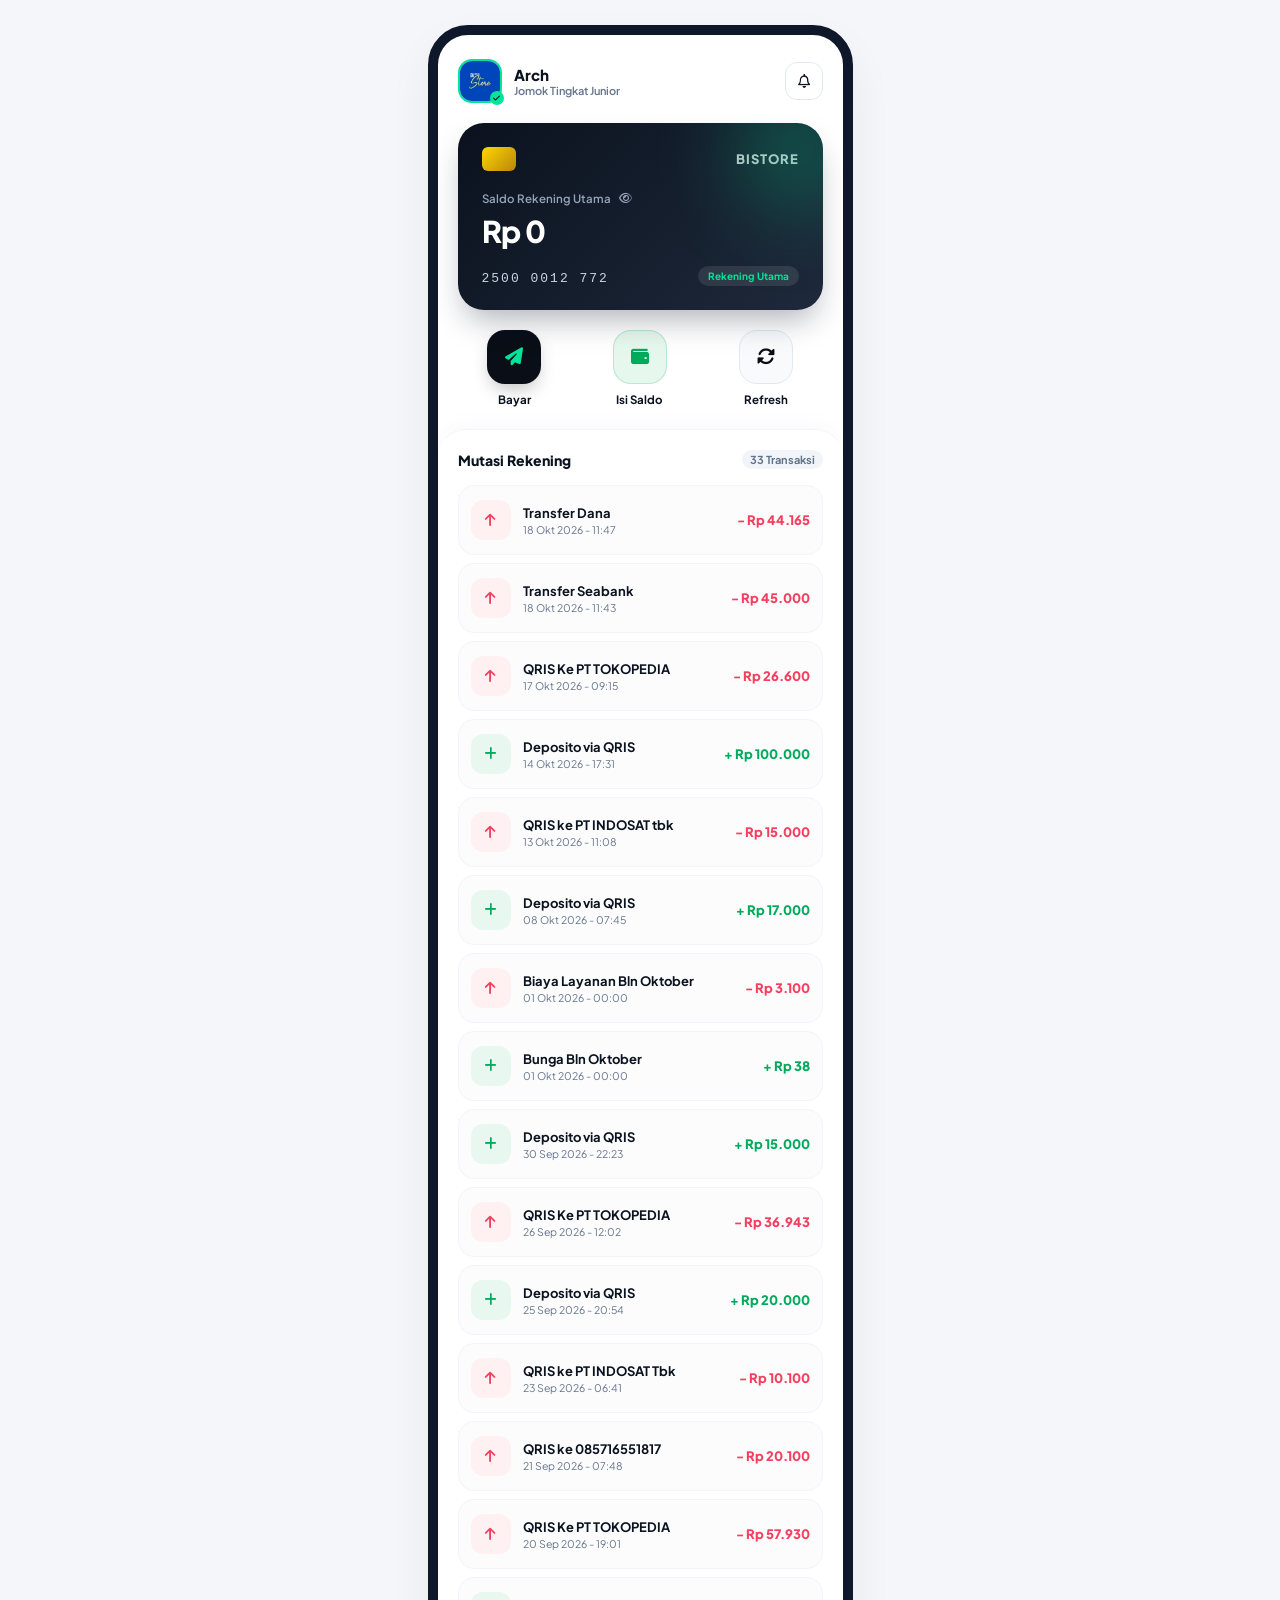
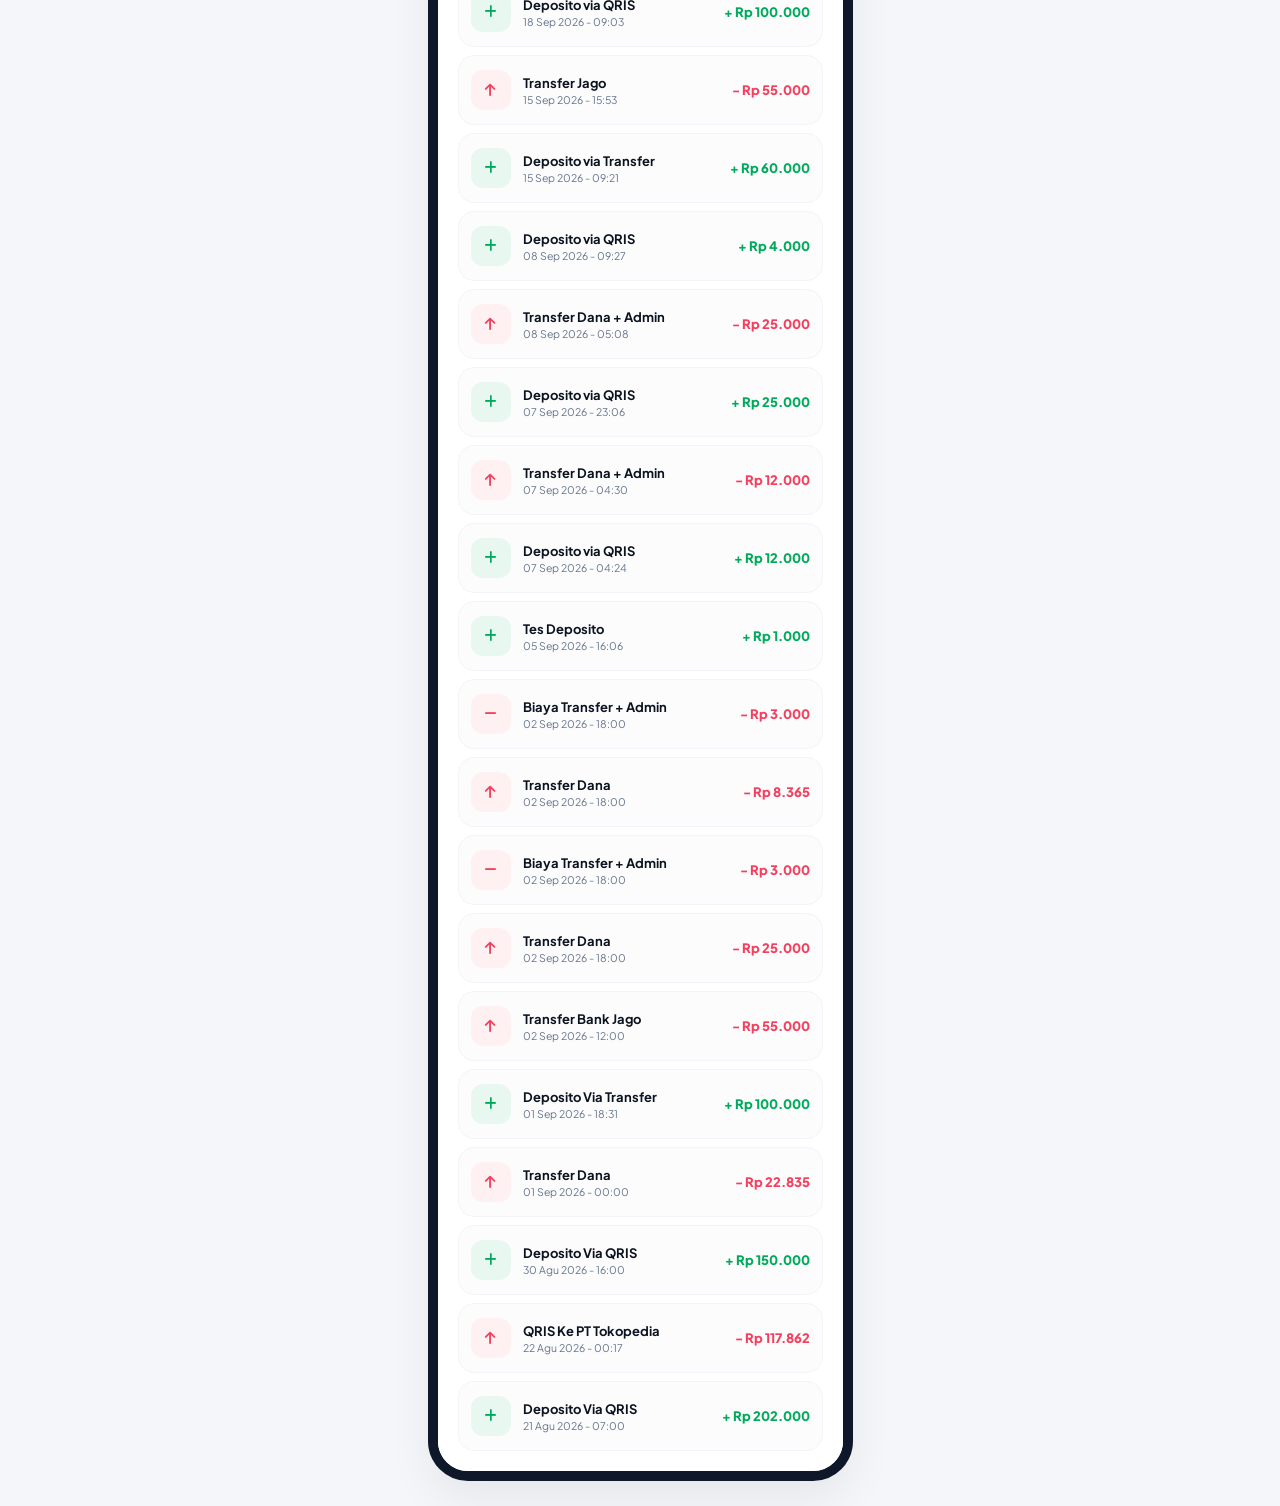
<file: archi-deposito/ongoing.html>
<!DOCTYPE html>
<html lang="id">
<head>
    <meta charset="UTF-8">
    <meta name="viewport" content="width=device-width, initial-scale=1.0">
    <title>Memproses Transaksi - BISTORE</title>
    <link href="https://fonts.googleapis.com/css2?family=Plus+Jakarta+Sans:wght@400;500;600;700;800&display=swap" rel="stylesheet">
    <link rel="stylesheet" href="https://cdnjs.cloudflare.com/ajax/libs/font-awesome/6.4.0/css/all.min.css">
    <style>
        :root {
            --bg-canvas: #f1f5f9;
            --surface: #ffffff;
            --brand-dark: #09121f;
            --brand-primary: #00aa5b;
            --amber: #f59e0b;
            --slate-400: #94a3b8;
            --slate-600: #475569;
            --border: #e2e8f0;
        }

        * {
            box-sizing: border-box;
            margin: 0;
            padding: 0;
            font-family: 'Plus Jakarta Sans', sans-serif;
            -webkit-tap-highlight-color: transparent;
        }

        body {
            background-color: var(--bg-canvas);
            display: flex;
            justify-content: center;
            align-items: center;
            min-height: 100vh;
            padding: 20px 14px;
        }

        .phone-frame {
            width: 100%;
            max-width: 412px;
            background: var(--surface);
            border-radius: 36px;
            box-shadow: 0 25px 60px -15px rgba(15, 23, 42, 0.12);
            overflow: hidden;
            display: flex;
            flex-direction: column;
            border: 1px solid rgba(226, 232, 240, 0.8);
        }

        .header-bar {
            padding: 24px 20px 16px;
            display: flex;
            align-items: center;
            justify-content: space-between;
        }

        .badge-live {
            background: #fef3c7;
            color: #b45309;
            font-size: 11px;
            font-weight: 700;
            padding: 6px 12px;
            border-radius: 20px;
            display: flex;
            align-items: center;
            gap: 6px;
        }

        .badge-live::before {
            content: '';
            width: 7px;
            height: 7px;
            background: #d97706;
            border-radius: 50%;
            animation: ping 1.2s cubic-bezier(0, 0, 0.2, 1) infinite;
        }

        @keyframes ping {
            75%, 100% { transform: scale(2); opacity: 0; }
        }

        .status-hero {
            padding: 10px 24px 24px;
            text-align: center;
        }

        .radar-box {
            width: 86px;
            height: 86px;
            margin: 0 auto 18px;
            position: relative;
            display: flex;
            align-items: center;
            justify-content: center;
        }

        .radar-ring {
            position: absolute;
            inset: 0;
            border-radius: 50%;
            border: 2px solid rgba(245, 158, 11, 0.35);
            animation: ringWave 2s cubic-bezier(0.215, 0.61, 0.355, 1) infinite;
        }

        .radar-center {
            width: 58px;
            height: 58px;
            background: linear-gradient(135deg, #fef3c7, #fde68a);
            border-radius: 50%;
            display: flex;
            align-items: center;
            justify-content: center;
            color: #d97706;
            font-size: 24px;
            z-index: 2;
        }

        @keyframes ringWave {
            0% { transform: scale(0.7); opacity: 1; }
            100% { transform: scale(1.4); opacity: 0; }
        }

        .status-hero h2 {
            font-size: 19px;
            font-weight: 800;
            color: var(--brand-dark);
            margin-bottom: 6px;
        }

        .status-hero p {
            font-size: 12px;
            color: var(--slate-600);
            line-height: 1.5;
            padding: 0 10px;
        }

        /* Struk Tiket */
        .receipt-container {
            padding: 0 20px 20px;
        }

        .receipt-card {
            background: #f8fafc;
            border-radius: 20px;
            border: 1px solid var(--border);
            position: relative;
            padding: 20px 18px;
        }

        .receipt-header {
            text-align: center;
            border-bottom: 1px dashed #cbd5e1;
            padding-bottom: 14px;
            margin-bottom: 14px;
        }

        .receipt-header span {
            font-size: 11px;
            font-weight: 600;
            color: var(--slate-400);
            text-transform: uppercase;
            letter-spacing: 0.5px;
        }

        .receipt-header h1 {
            font-size: 26px;
            font-weight: 800;
            color: var(--brand-dark);
            margin-top: 4px;
        }

        .detail-item {
            display: flex;
            justify-content: space-between;
            align-items: center;
            padding: 6px 0;
            font-size: 12.5px;
        }

        .detail-item .label {
            color: var(--slate-600);
            font-weight: 500;
        }

        .detail-item .value {
            color: var(--brand-dark);
            font-weight: 700;
            text-align: right;
            max-width: 60%;
            word-break: break-word;
        }

        /* Action Buttons */
        .actions-footer {
            padding: 0 20px 24px;
            display: flex;
            flex-direction: column;
            gap: 10px;
        }

        .btn-action {
            width: 100%;
            padding: 14px;
            border-radius: 14px;
            font-size: 13.5px;
            font-weight: 700;
            cursor: pointer;
            display: flex;
            align-items: center;
            justify-content: center;
            gap: 8px;
            transition: transform 0.15s ease, background-color 0.2s;
            border: none;
        }

        .btn-action:active {
            transform: scale(0.98);
        }

        .btn-refresh {
            background: var(--brand-dark);
            color: white;
        }

        .btn-home {
            background: #f1f5f9;
            color: var(--slate-600);
        }
    </style>
</head>
<body>

    <div class="phone-frame">
        <div class="header-bar">
            <span style="font-size: 13px; font-weight: 700; color: var(--brand-dark); letter-spacing: -0.2px;">BISTORE</span>
            <div class="badge-live">Menunggu Konfirmasi</div>
        </div>

        <div class="status-hero">
            <div class="radar-box">
                <div class="radar-ring"></div>
                <div class="radar-center">
                    <i class="fa-solid fa-hourglass-half"></i>
                </div>
            </div>
            <h2>Pembayaran Diteruskan</h2>
            <p>Sistem sedang memverifikasi saldo dan tujuan rekening. Jangan khawatir, mutasi tersimpan rapi di database kami.</p>
        </div>

        <div class="receipt-container">
            <div class="receipt-card">
                <div class="receipt-header">
                    <span>Nominal Bayar</span>
                    <h1 id="dispAmount">Rp 0</h1>
                </div>

                <div class="detail-item">
                    <span class="label">ID Pesanan</span>
                    <span class="value" id="dispOrderId" style="font-family: monospace; font-size: 11.5px;">-</span>
                </div>
                <div class="detail-item">
                    <span class="label">Metode Pembayaran</span>
                    <span class="value" id="dispMethod">-</span>
                </div>
                <div class="detail-item">
                    <span class="label">Nama Penerima</span>
                    <span class="value" id="dispOwner">-</span>
                </div>
                <div class="detail-item">
                    <span class="label">No. Rekening / Tujuan</span>
                    <span class="value" id="dispRek">-</span>
                </div>
                <div class="detail-item">
                    <span class="label">Waktu Transaksi</span>
                    <span class="value" id="dispDate">-</span>
                </div>
                <div class="detail-item" style="border-top: 1px dashed var(--border); margin-top: 6px; padding-top: 10px;">
                    <span class="label">Status Server</span>
                    <span class="value" id="dispStatus" style="color: var(--amber); text-transform: uppercase;">MEMERIKSA...</span>
                </div>
            </div>
        </div>

        <div class="actions-footer">
            <button class="btn-action btn-refresh" onclick="syncNow()">
                <i class="fa-solid fa-arrows-rotate" id="syncIcon"></i> Perbarui Status
            </button>
            <button class="btn-action btn-home" onclick="window.location.href='index.html'">
                Kembali ke Beranda
            </button>
        </div>
    </div>

    <script>
        // MASUKKAN URL GOOGLE APPS SCRIPT ANDA
        const SPREADSHEET_WEBAPP_URL = "https://script.google.com/macros/s/AKfycbxa91izAi7WFQhQbt1O_D-CF5jpJPIGXZKMC8bCG-RMmwY5n0PjxrfML0Hh9rYb5yp1/exec";

        const params = new URLSearchParams(window.location.search);
        const orderId = params.get('order_id');

        if (!orderId) {
            window.location.href = 'index.html';
        }

        document.getElementById('dispOrderId').innerText = orderId;

        async function verifyStatus() {
            try {
                const res = await fetch(`${SPREADSHEET_WEBAPP_URL}?order_id=${encodeURIComponent(orderId)}`);
                const data = await res.json();

                if (data.status === "found") {
                    document.getElementById('dispAmount').innerText = "Rp " + Number(data.nominal || 0).toLocaleString('id-ID');
                    document.getElementById('dispMethod').innerText = data.metode || "-";
                    document.getElementById('dispOwner').innerText = data.nama_pemilik || "-";
                    document.getElementById('dispRek').innerText = data.nomor_rekening || "-";
                    document.getElementById('dispDate').innerText = data.tanggal || "-";

                    const rawStatus = (data.order_status || "PENDING").toString().trim().toUpperCase();
                    document.getElementById('dispStatus').innerText = rawStatus;

                    // Buat payload untuk dioper ke halaman status
                    const queryParams = new URLSearchParams({
                        order_id: data.order_id,
                        amount: data.nominal,
                        method: data.metode,
                        owner: data.nama_pemilik,
                        rek: data.nomor_rekening,
                        date: data.tanggal
                    }).toString();

                    if (rawStatus === "YA" || rawStatus === "YES" || rawStatus === "SUCCESS") {
                        window.location.href = `success.html?${queryParams}`;
                    } else if (rawStatus === "NO" || rawStatus === "REJECT" || rawStatus === "DITOLAK") {
                        window.location.href = `reject.html?${queryParams}`;
                    }
                }
            } catch (e) {
                console.warn("Koneksi gagal sinkronisasi:", e);
            }
        }

        function syncNow() {
            const icon = document.getElementById('syncIcon');
            icon.classList.add('fa-spin');
            verifyStatus().finally(() => {
                setTimeout(() => icon.classList.remove('fa-spin'), 600);
            });
        }

        // Pengecekan otomatis berkala
        verifyStatus();
        const autoSync = setInterval(verifyStatus, 3000);
    </script>
</body>
</html>
</file>
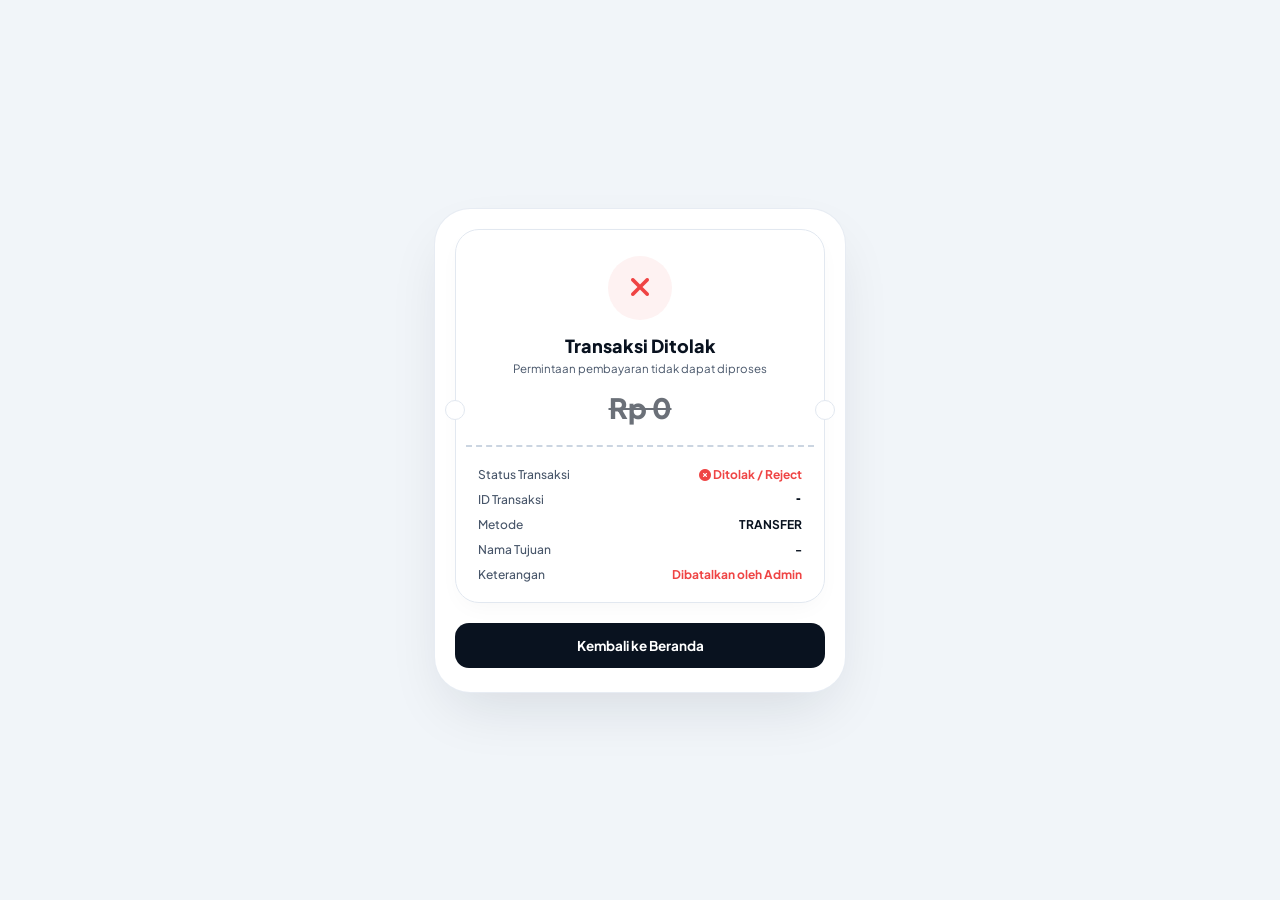
<file: archi-deposito/reject.html>
<!DOCTYPE html>
<html lang="id">
<head>
    <meta charset="UTF-8">
    <meta name="viewport" content="width=device-width, initial-scale=1.0">
    <title>Transaksi Gagal - BISTORE</title>
    <link href="https://fonts.googleapis.com/css2?family=Plus+Jakarta+Sans:wght@400;500;600;700;800&display=swap" rel="stylesheet">
    <link rel="stylesheet" href="https://cdnjs.cloudflare.com/ajax/libs/font-awesome/6.4.0/css/all.min.css">
    <style>
        :root {
            --bg-canvas: #f1f5f9;
            --surface: #ffffff;
            --brand-dark: #09121f;
            --accent-red: #ef4444;
            --red-soft: #fef2f2;
            --slate-400: #94a3b8;
            --slate-600: #475569;
            --border: #e2e8f0;
        }

        * {
            box-sizing: border-box;
            margin: 0;
            padding: 0;
            font-family: 'Plus Jakarta Sans', sans-serif;
            -webkit-tap-highlight-color: transparent;
        }

        body {
            background-color: var(--bg-canvas);
            display: flex;
            justify-content: center;
            align-items: center;
            min-height: 100vh;
            padding: 20px 14px;
        }

        .phone-frame {
            width: 100%;
            max-width: 412px;
            background: var(--surface);
            border-radius: 36px;
            box-shadow: 0 25px 60px -15px rgba(15, 23, 42, 0.12);
            overflow: hidden;
            border: 1px solid rgba(226, 232, 240, 0.8);
            display: flex;
            flex-direction: column;
        }

        .receipt-card {
            margin: 20px 20px 10px;
            background: #ffffff;
            border: 1px solid var(--border);
            border-radius: 24px;
            position: relative;
            box-shadow: 0 8px 24px -6px rgba(0,0,0,0.04);
        }

        .ticket-cutout-left, .ticket-cutout-right {
            position: absolute;
            top: 170px;
            width: 20px;
            height: 20px;
            background-color: var(--surface);
            border-radius: 50%;
            border: 1px solid var(--border);
            z-index: 5;
        }
        .ticket-cutout-left { left: -11px; }
        .ticket-cutout-right { right: -11px; }

        .receipt-top {
            padding: 26px 20px 20px;
            text-align: center;
        }

        .badge-icon {
            width: 64px;
            height: 64px;
            background: var(--red-soft);
            color: var(--accent-red);
            border-radius: 50%;
            display: flex;
            align-items: center;
            justify-content: center;
            font-size: 28px;
            margin: 0 auto 14px;
        }

        .receipt-top h3 {
            font-size: 18px;
            font-weight: 800;
            color: var(--brand-dark);
        }

        .receipt-top p {
            font-size: 11.5px;
            color: var(--slate-600);
            margin-top: 4px;
        }

        .receipt-amount-box {
            margin-top: 14px;
        }

        .receipt-amount-box h1 {
            font-size: 28px;
            font-weight: 800;
            color: var(--brand-dark);
            text-decoration: line-through;
            opacity: 0.6;
        }

        .dashed-separator {
            border-top: 2px dashed #cbd5e1;
            margin: 0 10px;
        }

        .receipt-details {
            padding: 20px 22px;
            display: flex;
            flex-direction: column;
            gap: 10px;
        }

        .item-row {
            display: flex;
            justify-content: space-between;
            align-items: center;
            font-size: 12px;
        }

        .item-row .key {
            color: var(--slate-600);
            font-weight: 500;
        }

        .item-row .val {
            color: var(--brand-dark);
            font-weight: 700;
            text-align: right;
            max-width: 60%;
            word-break: break-word;
        }

        .actions-footer {
            padding: 10px 20px 24px;
            display: flex;
            flex-direction: column;
            gap: 10px;
        }

        .btn-action {
            width: 100%;
            padding: 14px;
            border-radius: 14px;
            font-size: 13.5px;
            font-weight: 700;
            cursor: pointer;
            display: flex;
            align-items: center;
            justify-content: center;
            gap: 8px;
            border: none;
            transition: 0.2s;
        }

        .btn-action:active {
            transform: scale(0.98);
        }

        .btn-danger {
            background: var(--brand-dark);
            color: white;
        }
    </style>
</head>
<body>

    <div class="phone-frame">
        <div class="receipt-card">
            <div class="ticket-cutout-left"></div>
            <div class="ticket-cutout-right"></div>

            <div class="receipt-top">
                <div class="badge-icon">
                    <i class="fa-solid fa-xmark"></i>
                </div>
                <h3>Transaksi Ditolak</h3>
                <p>Permintaan pembayaran tidak dapat diproses</p>
                
                <div class="receipt-amount-box">
                    <h1 id="rejAmount">Rp 0</h1>
                </div>
            </div>

            <div class="dashed-separator"></div>

            <div class="receipt-details">
                <div class="item-row">
                    <span class="key">Status Transaksi</span>
                    <span class="val" style="color: var(--accent-red);"><i class="fa-solid fa-circle-xmark"></i> Ditolak / Reject</span>
                </div>
                <div class="item-row">
                    <span class="key">ID Transaksi</span>
                    <span class="val" id="rejOrderId" style="font-family: monospace;">-</span>
                </div>
                <div class="item-row">
                    <span class="key">Metode</span>
                    <span class="val" id="rejMethod">-</span>
                </div>
                <div class="item-row">
                    <span class="key">Nama Tujuan</span>
                    <span class="val" id="rejOwner">-</span>
                </div>
                <div class="item-row">
                    <span class="key">Keterangan</span>
                    <span class="val" style="color: var(--accent-red);">Dibatalkan oleh Admin</span>
                </div>
            </div>
        </div>

        <div class="actions-footer">
            <button class="btn-action btn-danger" onclick="window.location.href='index.html'">
                Kembali ke Beranda
            </button>
        </div>
    </div>

    <script>
        const p = new URLSearchParams(window.location.search);
        document.getElementById('rejOrderId').innerText = p.get('order_id') || "-";
        document.getElementById('rejAmount').innerText = p.get('amount') ? "Rp " + Number(p.get('amount')).toLocaleString('id-ID') : "Rp 0";
        document.getElementById('rejMethod').innerText = p.get('method') || "TRANSFER";
        document.getElementById('rejOwner').innerText = p.get('owner') || "-";
    </script>
</body>
</html>
</file>
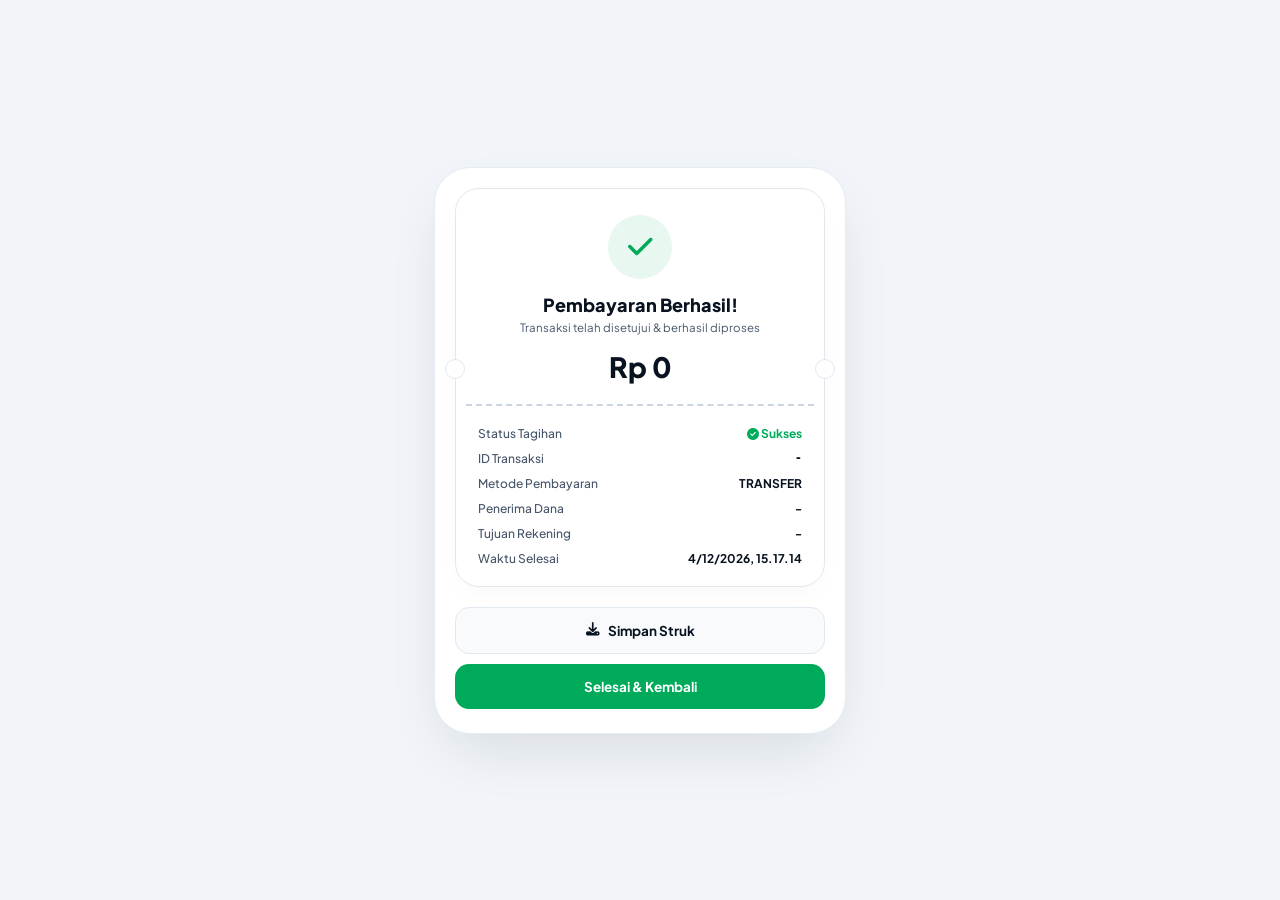
<file: archi-deposito/success.html>
<!DOCTYPE html>
<html lang="id">
<head>
    <meta charset="UTF-8">
    <meta name="viewport" content="width=device-width, initial-scale=1.0">
    <title>Transaksi Berhasil - BISTORE</title>
    <link href="https://fonts.googleapis.com/css2?family=Plus+Jakarta+Sans:wght@400;500;600;700;800&display=swap" rel="stylesheet">
    <link rel="stylesheet" href="https://cdnjs.cloudflare.com/ajax/libs/font-awesome/6.4.0/css/all.min.css">
    <style>
        :root {
            --bg-canvas: #f1f5f9;
            --surface: #ffffff;
            --brand-dark: #09121f;
            --accent-green: #00aa5b;
            --green-soft: #e8f8f0;
            --slate-400: #94a3b8;
            --slate-600: #475569;
            --border: #e2e8f0;
        }

        * {
            box-sizing: border-box;
            margin: 0;
            padding: 0;
            font-family: 'Plus Jakarta Sans', sans-serif;
            -webkit-tap-highlight-color: transparent;
        }

        body {
            background-color: var(--bg-canvas);
            display: flex;
            justify-content: center;
            align-items: center;
            min-height: 100vh;
            padding: 20px 14px;
        }

        .phone-frame {
            width: 100%;
            max-width: 412px;
            background: var(--surface);
            border-radius: 36px;
            box-shadow: 0 25px 60px -15px rgba(15, 23, 42, 0.12);
            overflow: hidden;
            border: 1px solid rgba(226, 232, 240, 0.8);
            display: flex;
            flex-direction: column;
        }

        .receipt-card {
            margin: 20px 20px 10px;
            background: #ffffff;
            border: 1px solid var(--border);
            border-radius: 24px;
            position: relative;
            box-shadow: 0 8px 24px -6px rgba(0,0,0,0.04);
        }

        /* Lekukan Tiket Kanan & Kiri */
        .ticket-cutout-left, .ticket-cutout-right {
            position: absolute;
            top: 170px;
            width: 20px;
            height: 20px;
            background-color: var(--surface);
            border-radius: 50%;
            border: 1px solid var(--border);
            z-index: 5;
        }
        .ticket-cutout-left { left: -11px; }
        .ticket-cutout-right { right: -11px; }

        .receipt-top {
            padding: 26px 20px 20px;
            text-align: center;
        }

        .badge-icon {
            width: 64px;
            height: 64px;
            background: var(--green-soft);
            color: var(--accent-green);
            border-radius: 50%;
            display: flex;
            align-items: center;
            justify-content: center;
            font-size: 28px;
            margin: 0 auto 14px;
            animation: bounceIn 0.6s cubic-bezier(0.175, 0.885, 0.32, 1.275);
        }

        @keyframes bounceIn {
            0% { transform: scale(0.3); opacity: 0; }
            100% { transform: scale(1); opacity: 1; }
        }

        .receipt-top h3 {
            font-size: 18px;
            font-weight: 800;
            color: var(--brand-dark);
        }

        .receipt-top p {
            font-size: 11.5px;
            color: var(--slate-600);
            margin-top: 4px;
        }

        .receipt-amount-box {
            margin-top: 14px;
        }

        .receipt-amount-box h1 {
            font-size: 28px;
            font-weight: 800;
            color: var(--brand-dark);
        }

        .dashed-separator {
            border-top: 2px dashed #cbd5e1;
            margin: 0 10px;
        }

        .receipt-details {
            padding: 20px 22px;
            display: flex;
            flex-direction: column;
            gap: 10px;
        }

        .item-row {
            display: flex;
            justify-content: space-between;
            align-items: center;
            font-size: 12px;
        }

        .item-row .key {
            color: var(--slate-600);
            font-weight: 500;
        }

        .item-row .val {
            color: var(--brand-dark);
            font-weight: 700;
            text-align: right;
            max-width: 60%;
            word-break: break-word;
        }

        .actions-footer {
            padding: 10px 20px 24px;
            display: flex;
            flex-direction: column;
            gap: 10px;
        }

        .btn-action {
            width: 100%;
            padding: 14px;
            border-radius: 14px;
            font-size: 13.5px;
            font-weight: 700;
            cursor: pointer;
            display: flex;
            align-items: center;
            justify-content: center;
            gap: 8px;
            border: none;
            transition: 0.2s;
        }

        .btn-action:active {
            transform: scale(0.98);
        }

        .btn-print {
            background: #f8fafc;
            border: 1px solid var(--border);
            color: var(--brand-dark);
        }

        .btn-primary {
            background: var(--accent-green);
            color: white;
        }

        @media print {
            body { background: white; padding: 0; }
            .phone-frame { border: none; box-shadow: none; max-width: 100%; }
            .actions-footer { display: none; }
        }
    </style>
</head>
<body>

    <div class="phone-frame">
        <div class="receipt-card">
            <div class="ticket-cutout-left"></div>
            <div class="ticket-cutout-right"></div>

            <div class="receipt-top">
                <div class="badge-icon">
                    <i class="fa-solid fa-check"></i>
                </div>
                <h3>Pembayaran Berhasil!</h3>
                <p>Transaksi telah disetujui & berhasil diproses</p>
                
                <div class="receipt-amount-box">
                    <h1 id="resAmount">Rp 0</h1>
                </div>
            </div>

            <div class="dashed-separator"></div>

            <div class="receipt-details">
                <div class="item-row">
                    <span class="key">Status Tagihan</span>
                    <span class="val" style="color: var(--accent-green);"><i class="fa-solid fa-circle-check"></i> Sukses</span>
                </div>
                <div class="item-row">
                    <span class="key">ID Transaksi</span>
                    <span class="val" id="resOrderId" style="font-family: monospace;">-</span>
                </div>
                <div class="item-row">
                    <span class="key">Metode Pembayaran</span>
                    <span class="val" id="resMethod">-</span>
                </div>
                <div class="item-row">
                    <span class="key">Penerima Dana</span>
                    <span class="val" id="resOwner">-</span>
                </div>
                <div class="item-row">
                    <span class="key">Tujuan Rekening</span>
                    <span class="val" id="resRek">-</span>
                </div>
                <div class="item-row">
                    <span class="key">Waktu Selesai</span>
                    <span class="val" id="resDate">-</span>
                </div>
            </div>
        </div>

        <div class="actions-footer">
            <button class="btn-action btn-print" onclick="window.print()">
                <i class="fa-solid fa-download"></i> Simpan Struk
            </button>
            <button class="btn-action btn-primary" onclick="window.location.href='index.html'">
                Selesai & Kembali
            </button>
        </div>
    </div>

    <script>
        const p = new URLSearchParams(window.location.search);
        document.getElementById('resOrderId').innerText = p.get('order_id') || "-";
        document.getElementById('resAmount').innerText = p.get('amount') ? "Rp " + Number(p.get('amount')).toLocaleString('id-ID') : "Rp 0";
        document.getElementById('resMethod').innerText = p.get('method') || "TRANSFER";
        document.getElementById('resOwner').innerText = p.get('owner') || "-";
        document.getElementById('resRek').innerText = p.get('rek') || "-";
        document.getElementById('resDate').innerText = p.get('date') || new Date().toLocaleString('id-ID');
    </script>
</body>
</html>
</file>
<file: style.css>
:root {
  --bg-main: #0a0e17;
  --bg-card: rgba(18, 26, 44, 0.75);
  --border-color: rgba(255, 255, 255, 0.08);
  --text-main: #f3f4f6;
  --text-muted: #9ca3af;
  --text-heading: #ffffff;
  
  --accent-rose: #f43f5e;
  --accent-emerald: #10b981;
  --accent-blue: #3b82f6;
  --radius-md: 14px;
  --radius-lg: 20px;
  --transition: all 0.3s cubic-bezier(0.4, 0, 0.2, 1);
}

*, *::before, *::after {
  box-sizing: border-box;
  margin: 0;
  padding: 0;
}

body {
  background-color: var(--bg-main);
  color: var(--text-main);
  font-family: 'Plus Jakarta Sans', sans-serif;
  min-height: 100vh;
  display: flex;
  justify-content: center;
  align-items: center;
  padding: 24px 16px;
}

.absensi-container {
  width: 100%;
  max-width: 520px;
}

/* Header */
.absensi-header {
  text-align: center;
  margin-bottom: 24px;
}

.back-link {
  display: inline-flex;
  align-items: center;
  gap: 8px;
  color: var(--text-muted);
  text-decoration: none;
  font-size: 0.85rem;
  font-weight: 600;
  margin-bottom: 16px;
  transition: var(--transition);
}

.back-link:hover {
  color: var(--accent-rose);
  transform: translateX(-3px);
}

.header-title {
  display: flex;
  align-items: center;
  justify-content: center;
  gap: 10px;
  font-size: 1.4rem;
  font-weight: 800;
  color: var(--text-heading);
}

.text-rose {
  color: var(--accent-rose);
}

.header-desc {
  color: var(--text-muted);
  font-size: 0.85rem;
  margin-top: 6px;
}

/* Card */
.absensi-card {
  background: var(--bg-card);
  backdrop-filter: blur(16px);
  -webkit-backdrop-filter: blur(16px);
  border: 1px solid var(--border-color);
  border-radius: var(--radius-lg);
  padding: 24px;
  box-shadow: 0 12px 40px rgba(0, 0, 0, 0.4);
}

/* Camera Frame & Animation */
.camera-wrapper {
  position: relative;
  width: 100%;
  height: 280px;
  border-radius: var(--radius-md);
  overflow: hidden;
  background: #05080f;
  border: 1px solid var(--border-color);
  display: flex;
  align-items: center;
  justify-content: center;
  margin-bottom: 20px;
}

#videoElement {
  width: 100%;
  height: 100%;
  object-fit: cover;
  transform: scaleX(-1); /* Mirror view kamera depan */
}

.camera-placeholder {
  position: absolute;
  display: flex;
  flex-direction: column;
  align-items: center;
  justify-content: center;
  text-align: center;
  gap: 10px;
  padding: 20px;
  color: var(--text-muted);
  font-size: 0.85rem;
  background: #05080f;
  inset: 0;
  z-index: 2;
}

.camera-placeholder i {
  font-size: 2.2rem;
  color: var(--accent-rose);
}

.scan-overlay {
  position: absolute;
  inset: 0;
  pointer-events: none;
  z-index: 3;
}

.face-frame {
  position: absolute;
  top: 50%;
  left: 50%;
  transform: translate(-50%, -50%);
  width: 180px;
  height: 220px;
  border: 1px dashed rgba(244, 63, 94, 0.4);
  border-radius: 12px;
}

.corner {
  position: absolute;
  width: 16px;
  height: 16px;
  border-color: var(--accent-rose);
  border-style: solid;
}

.top-left { top: -2px; left: -2px; border-width: 3px 0 0 3px; }
.top-right { top: -2px; right: -2px; border-width: 3px 3px 0 0; }
.bottom-left { bottom: -2px; left: -2px; border-width: 0 0 3px 3px; }
.bottom-right { bottom: -2px; right: -2px; border-width: 0 3px 3px 0; }

.scan-line {
  position: absolute;
  width: 100%;
  height: 2px;
  background: linear-gradient(90deg, transparent, var(--accent-rose), transparent);
  box-shadow: 0 0 8px var(--accent-rose);
  top: 0;
  animation: scanning 2.2s ease-in-out infinite;
}

@keyframes scanning {
  0% { top: 10%; opacity: 0; }
  50% { opacity: 1; }
  100% { top: 90%; opacity: 0; }
}

/* Form Styles */
.form-group {
  margin-bottom: 14px;
}

.form-group label {
  display: block;
  font-size: 0.8rem;
  font-weight: 700;
  color: var(--text-heading);
  margin-bottom: 6px;
}

.form-group label i {
  color: var(--accent-rose);
  margin-right: 4px;
}

.form-group input,
.form-group select {
  width: 100%;
  padding: 10px 14px;
  background: rgba(255, 255, 255, 0.04);
  border: 1px solid var(--border-color);
  border-radius: var(--radius-md);
  color: var(--text-main);
  font-family: inherit;
  font-size: 0.875rem;
  outline: none;
  transition: var(--transition);
}

.form-group input:focus,
.form-group select:focus {
  border-color: var(--accent-rose);
  box-shadow: 0 0 0 2px rgba(244, 63, 94, 0.2);
}

.form-group select option {
  background: #121a2c;
  color: #ffffff;
}

/* Realtime Clock Box */
.live-clock-card {
  display: grid;
  grid-template-columns: 1fr 1fr;
  gap: 10px;
  background: rgba(255, 255, 255, 0.03);
  border: 1px solid var(--border-color);
  padding: 10px 14px;
  border-radius: var(--radius-md);
  margin-bottom: 18px;
  text-align: center;
}

.clock-label {
  display: block;
  font-size: 0.65rem;
  font-weight: 700;
  color: var(--text-muted);
  letter-spacing: 0.5px;
}

.clock-value {
  font-size: 0.85rem;
  font-weight: 700;
  color: var(--accent-rose);
}

/* Buttons */
.button-group {
  display: grid;
  grid-template-columns: 1fr 1fr;
  gap: 10px;
}

.btn {
  display: inline-flex;
  align-items: center;
  justify-content: center;
  gap: 8px;
  padding: 12px;
  border-radius: var(--radius-md);
  font-size: 0.85rem;
  font-weight: 700;
  border: none;
  cursor: pointer;
  transition: var(--transition);
}

.btn-secondary {
  background: rgba(255, 255, 255, 0.08);
  color: var(--text-main);
  border: 1px solid var(--border-color);
}

.btn-secondary:hover {
  background: rgba(255, 255, 255, 0.15);
}

.btn-primary {
  background: var(--accent-rose);
  color: #ffffff;
}

.btn-primary:hover:not(:disabled) {
  background: #e11d48;
  transform: translateY(-2px);
  box-shadow: 0 4px 14px rgba(244, 63, 94, 0.35);
}

.btn:disabled {
  opacity: 0.4;
  cursor: not-allowed;
  transform: none !important;
}

/* Status Alert */
.status-alert {
  margin-top: 16px;
  padding: 10px 14px;
  border-radius: var(--radius-md);
  font-size: 0.8rem;
  font-weight: 600;
  display: flex;
  align-items: center;
  gap: 8px;
  background: rgba(59, 130, 246, 0.15);
  color: var(--accent-blue);
  border: 1px solid rgba(59, 130, 246, 0.3);
}

.status-alert.success {
  background: rgba(16, 185, 129, 0.15);
  color: var(--accent-emerald);
  border-color: rgba(16, 185, 129, 0.3);
}

.status-alert.error {
  background: rgba(244, 63, 94, 0.15);
  color: var(--accent-rose);
  border-color: rgba(244, 63, 94, 0.3);
}

.hidden {
  display: none !important;
}
</file>
